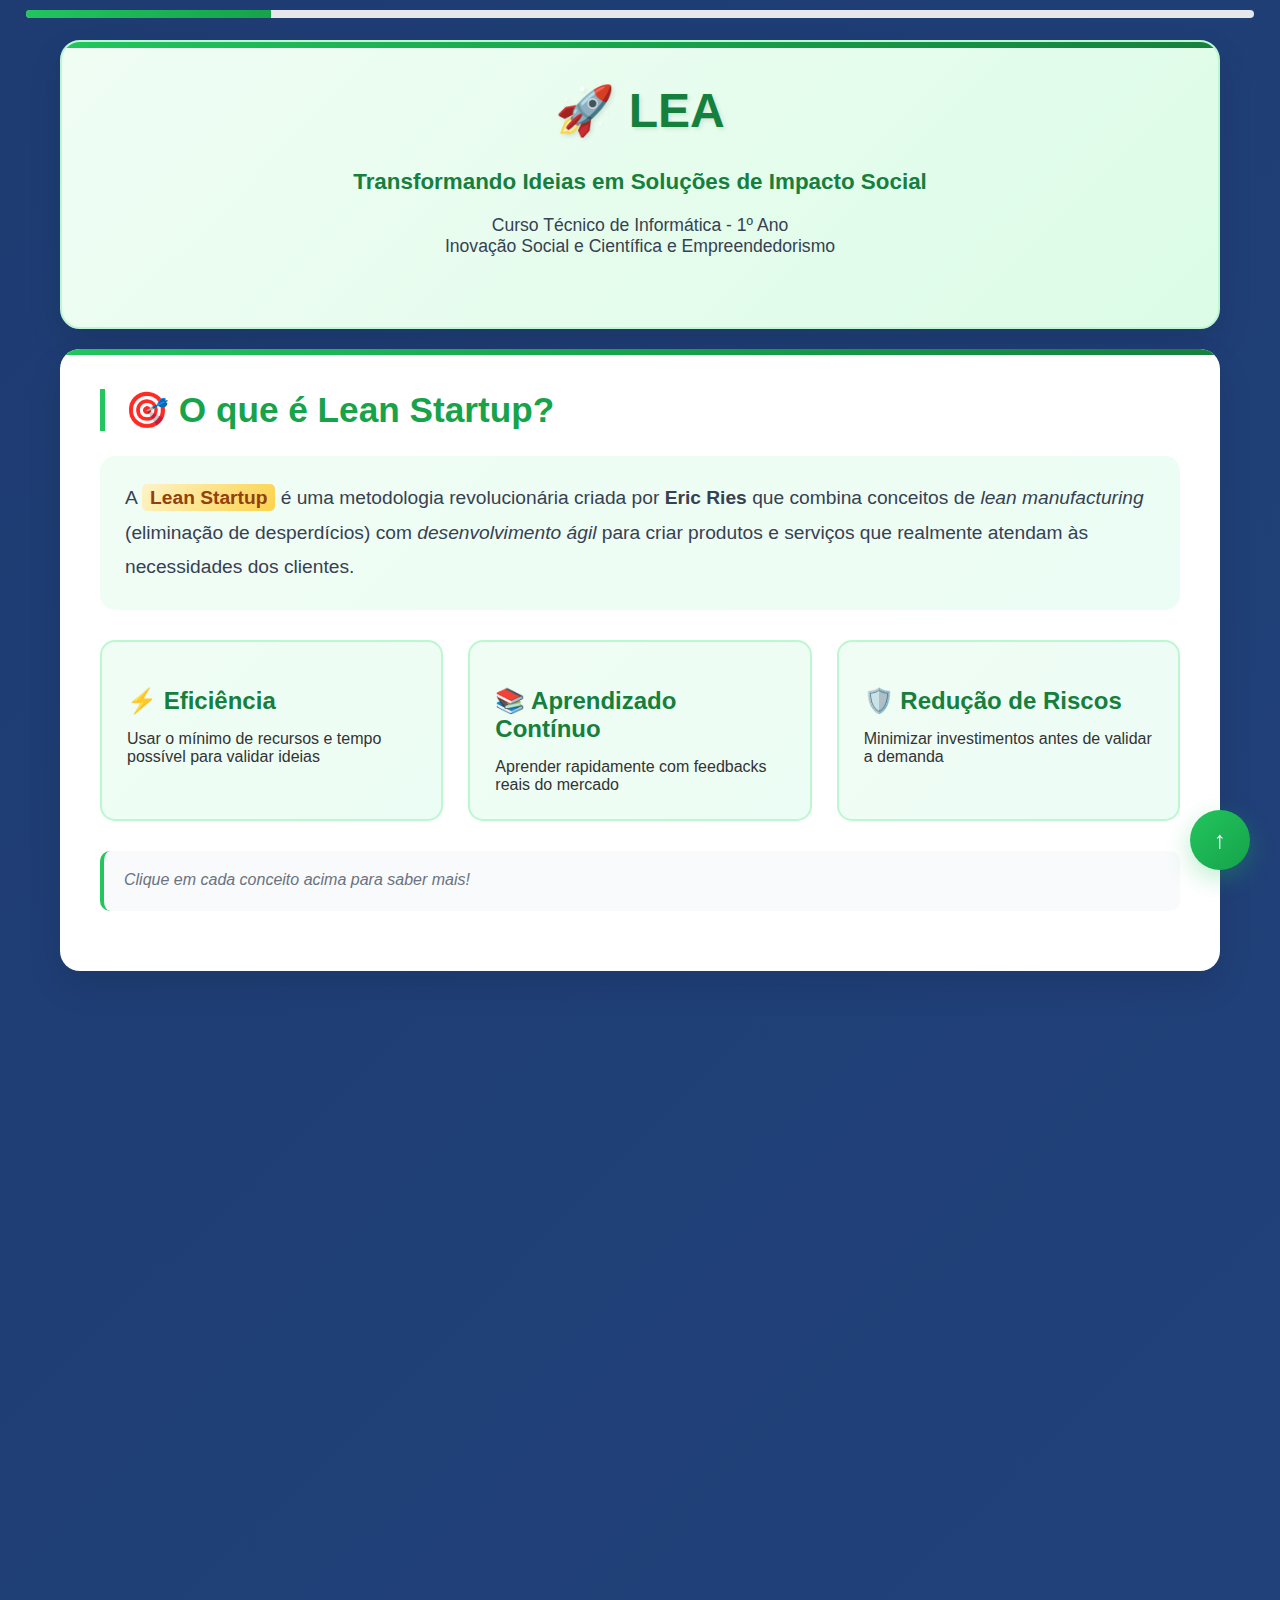
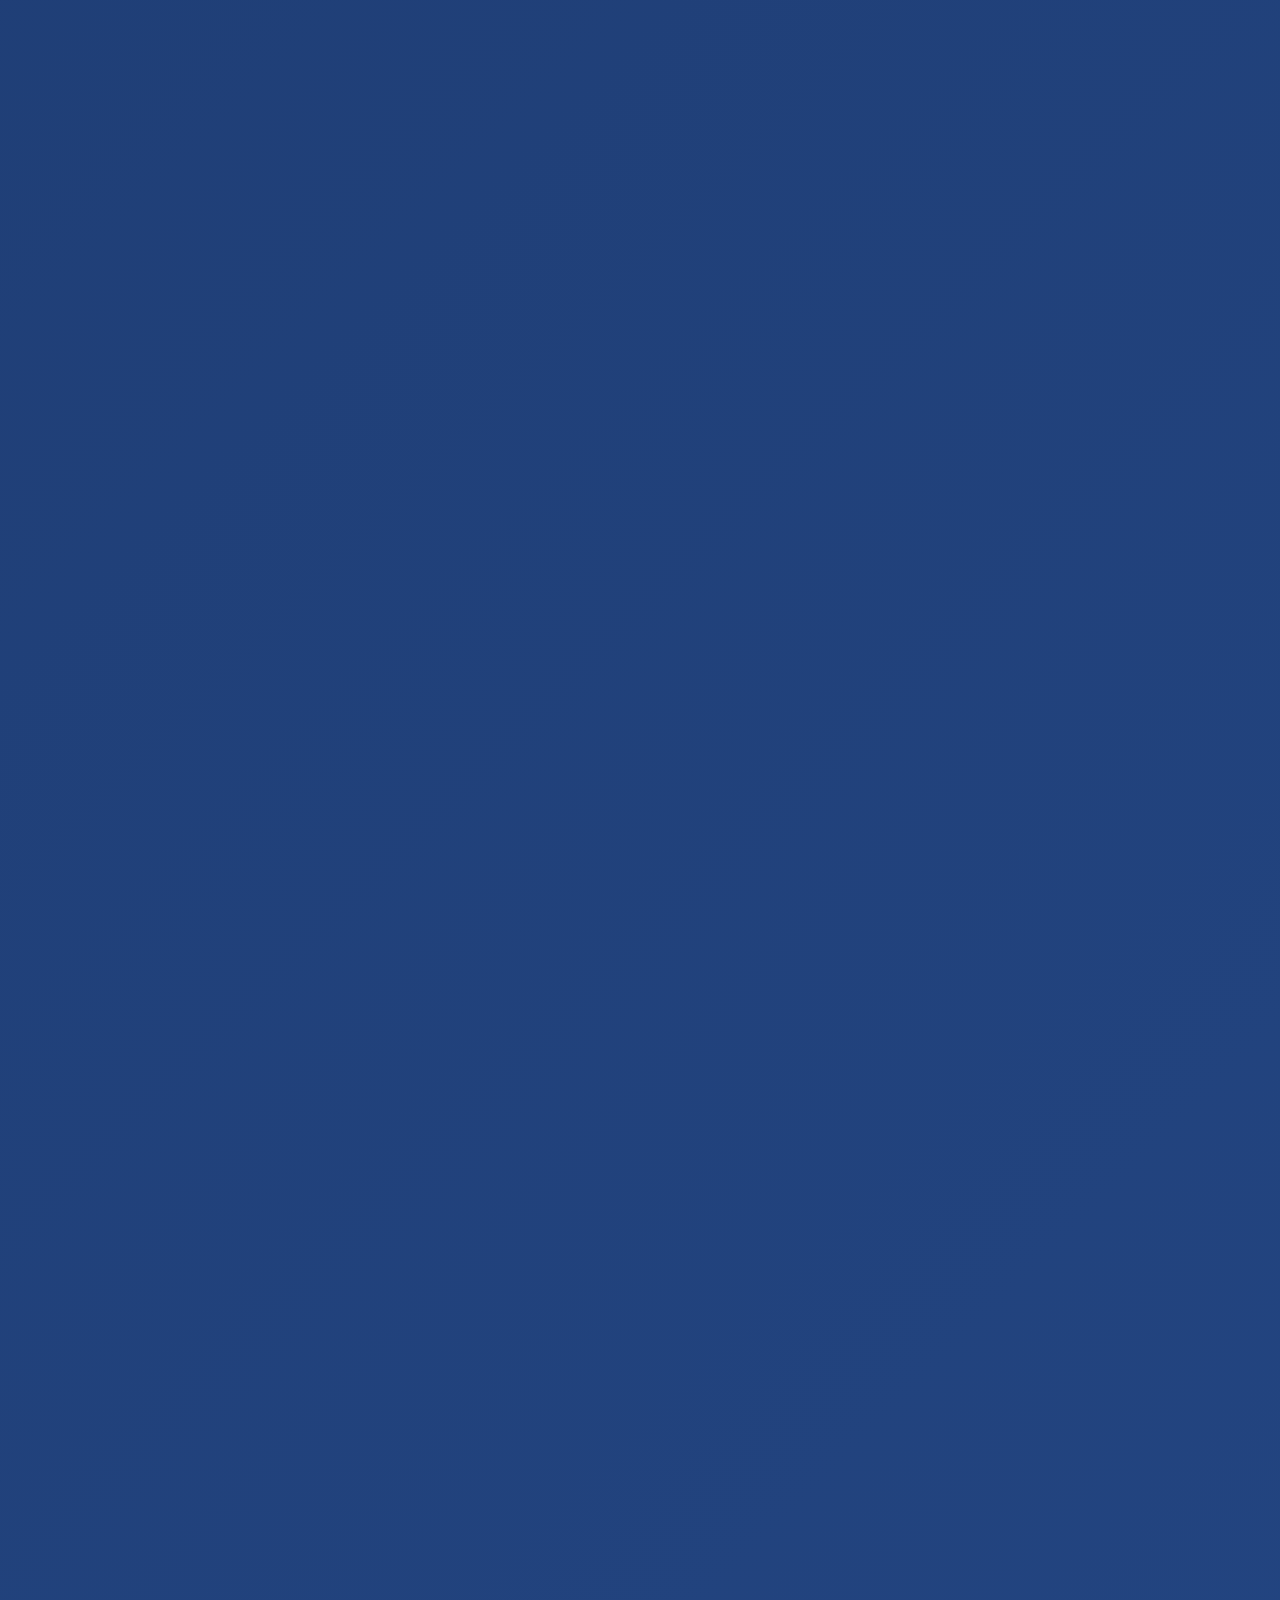
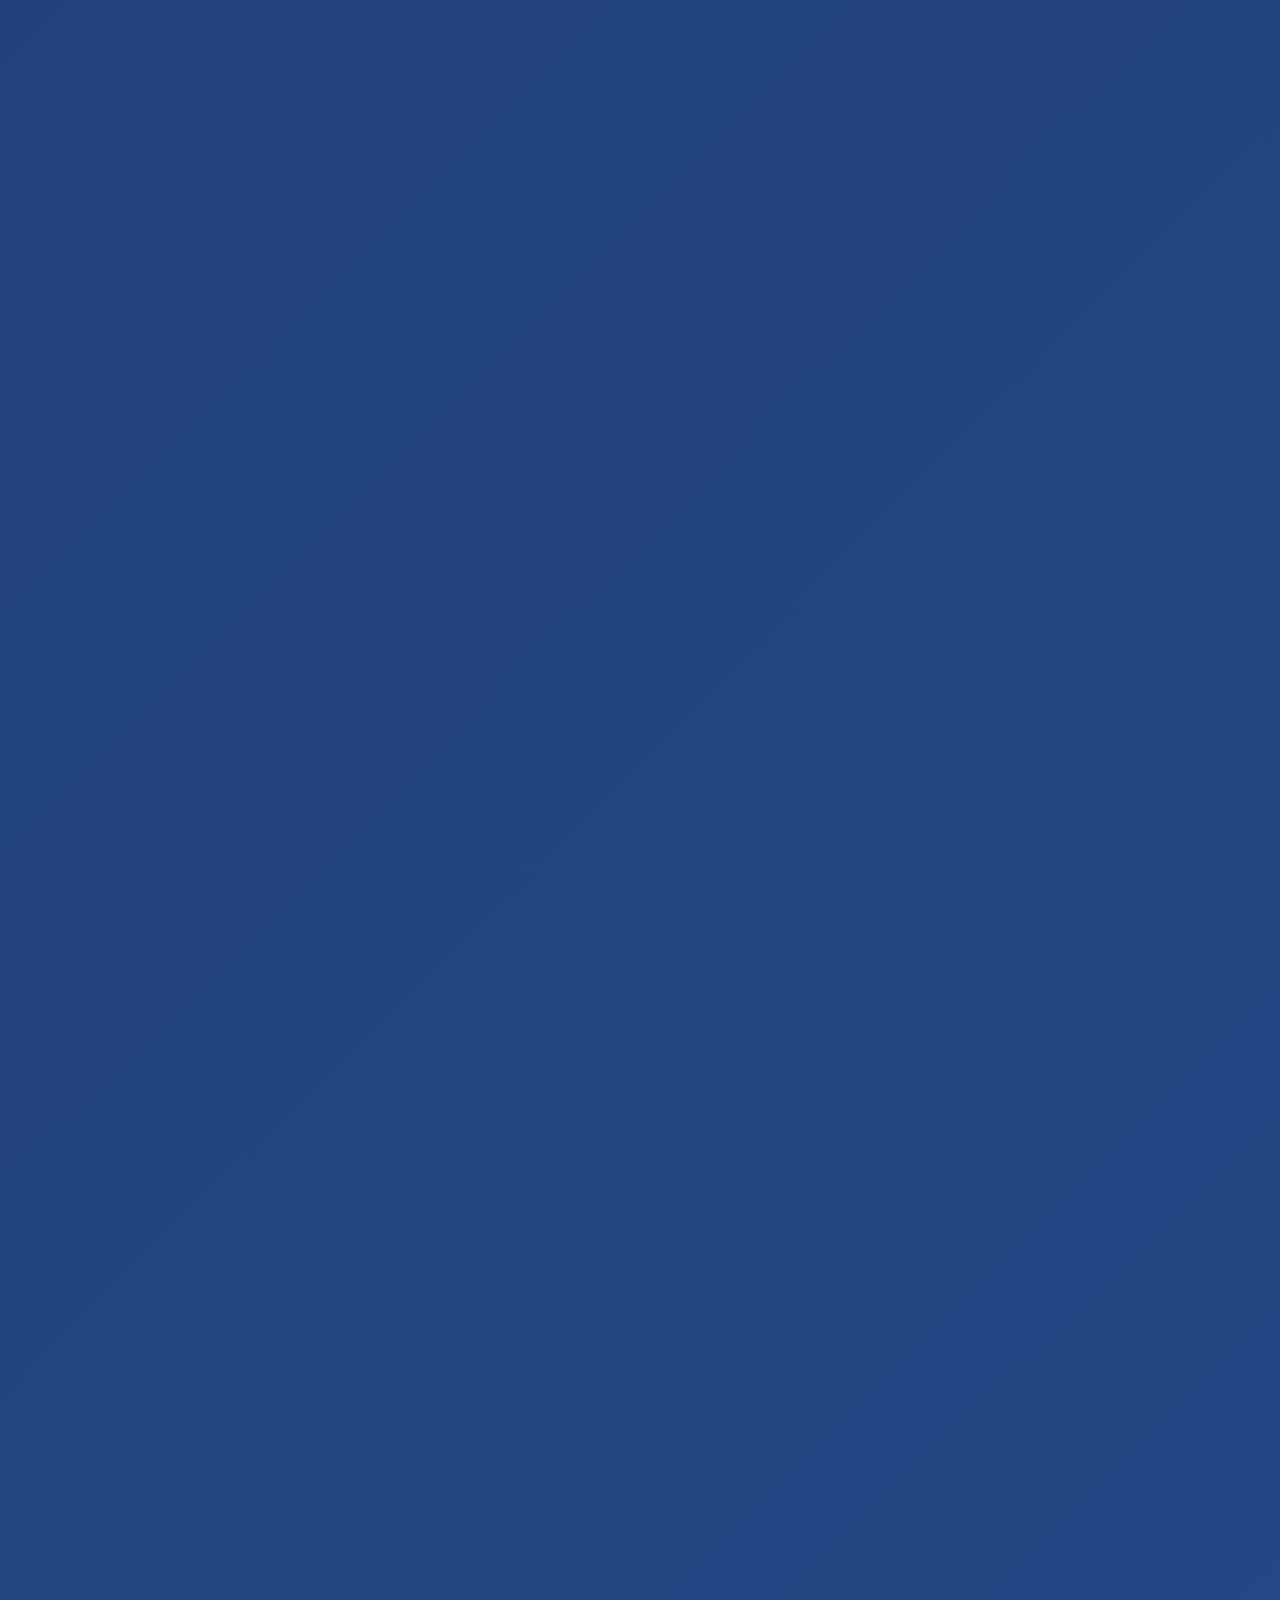
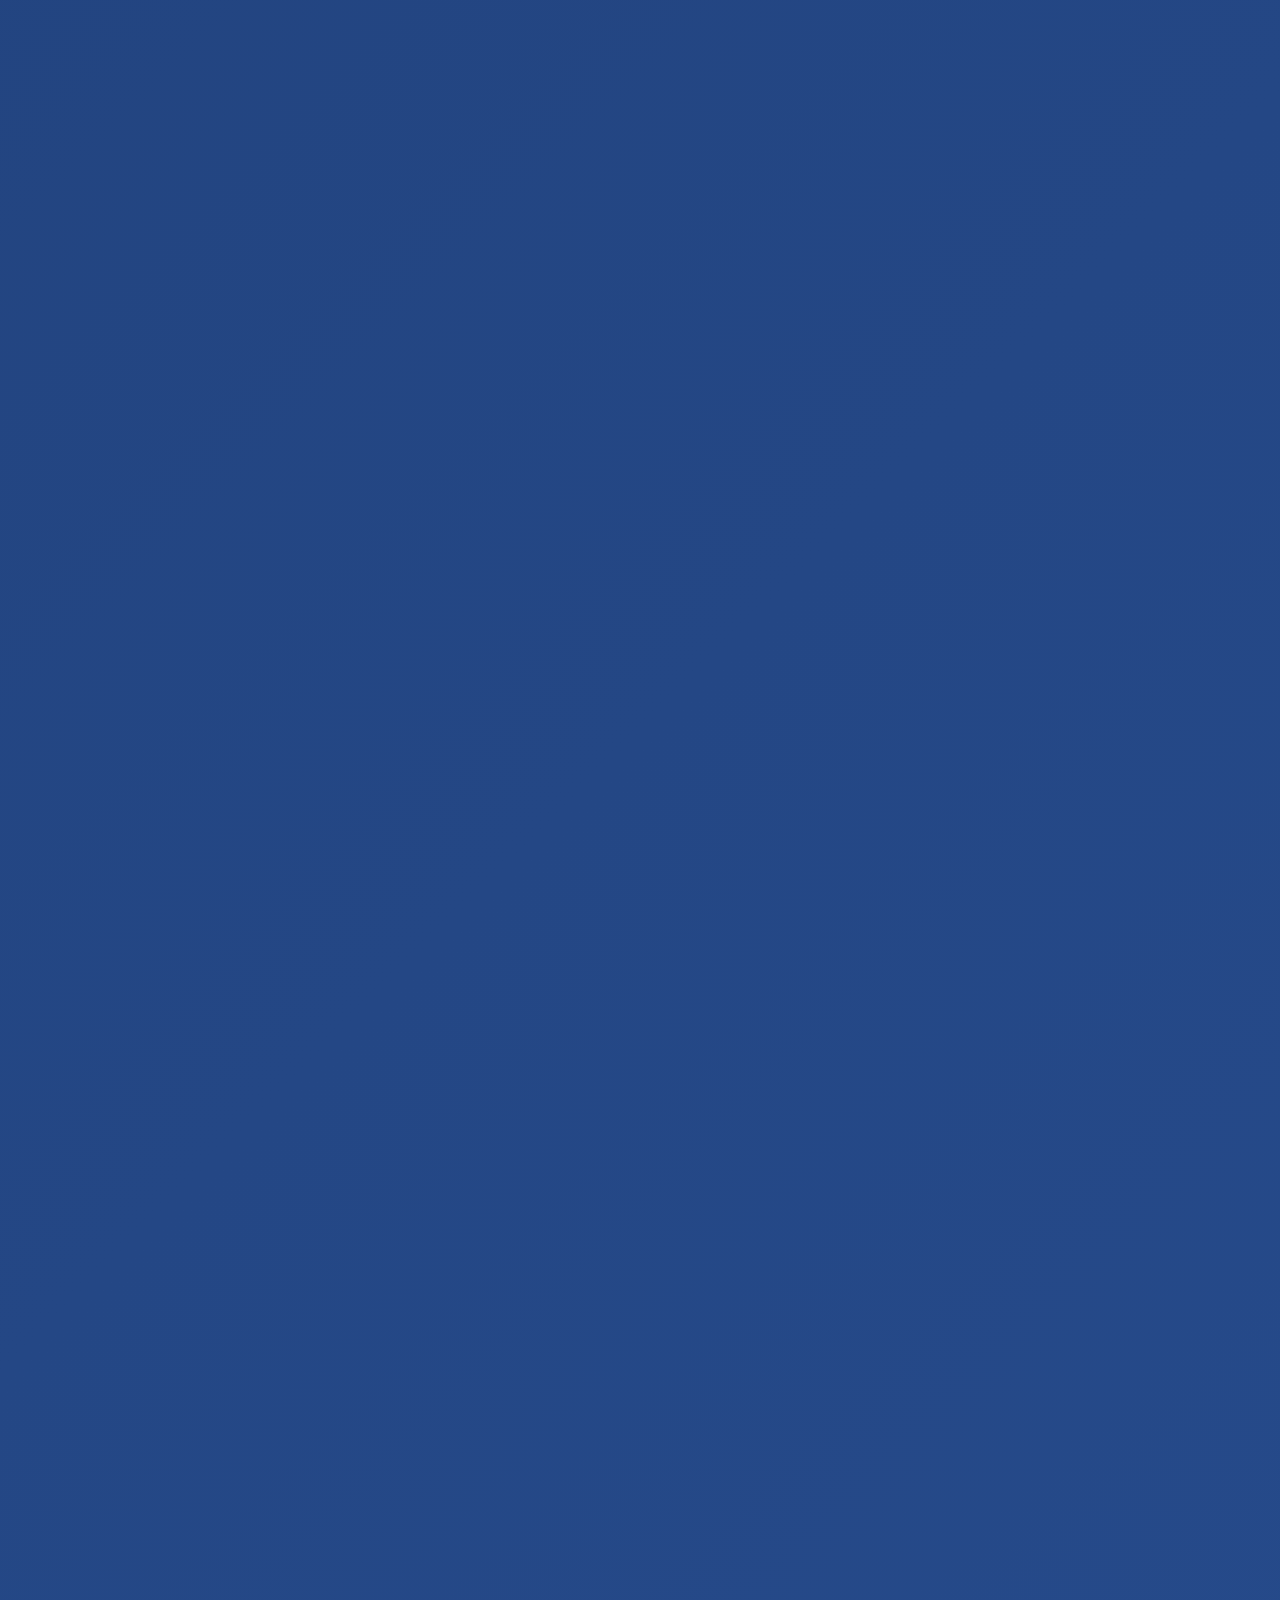
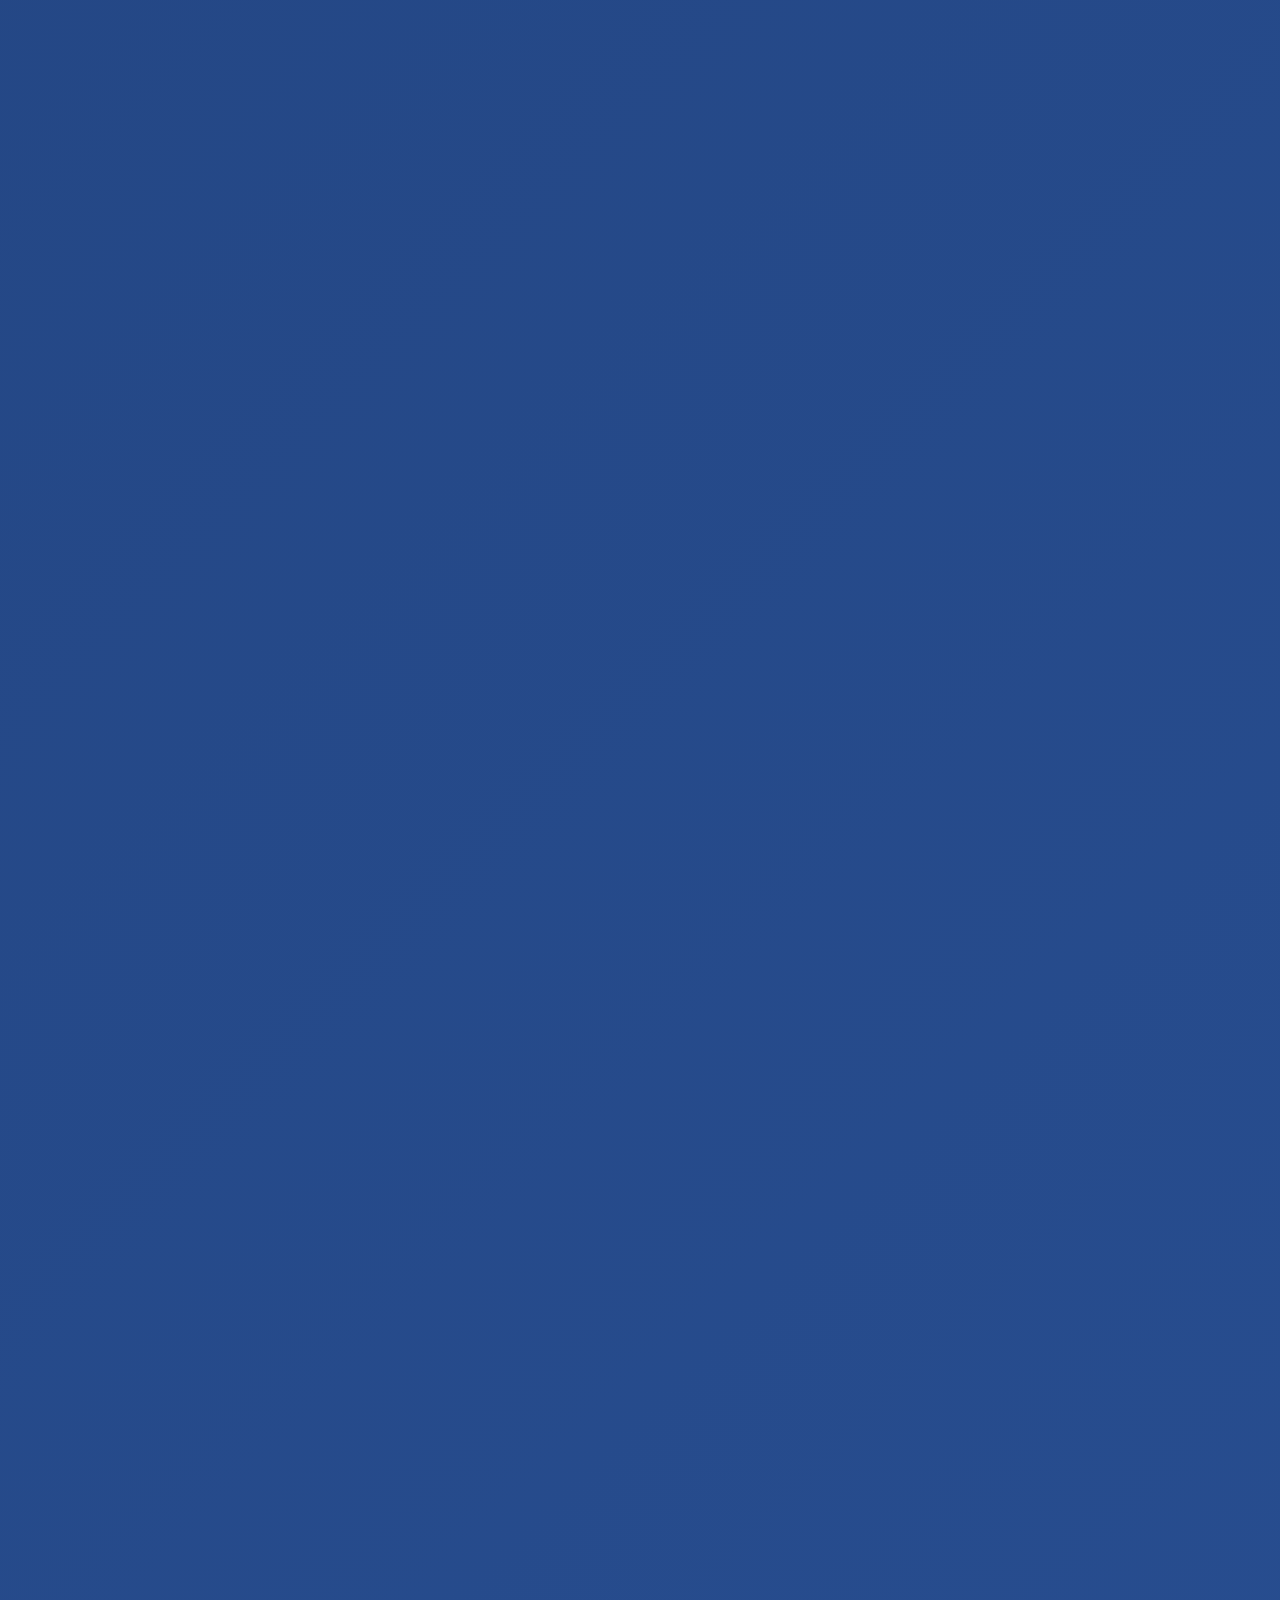
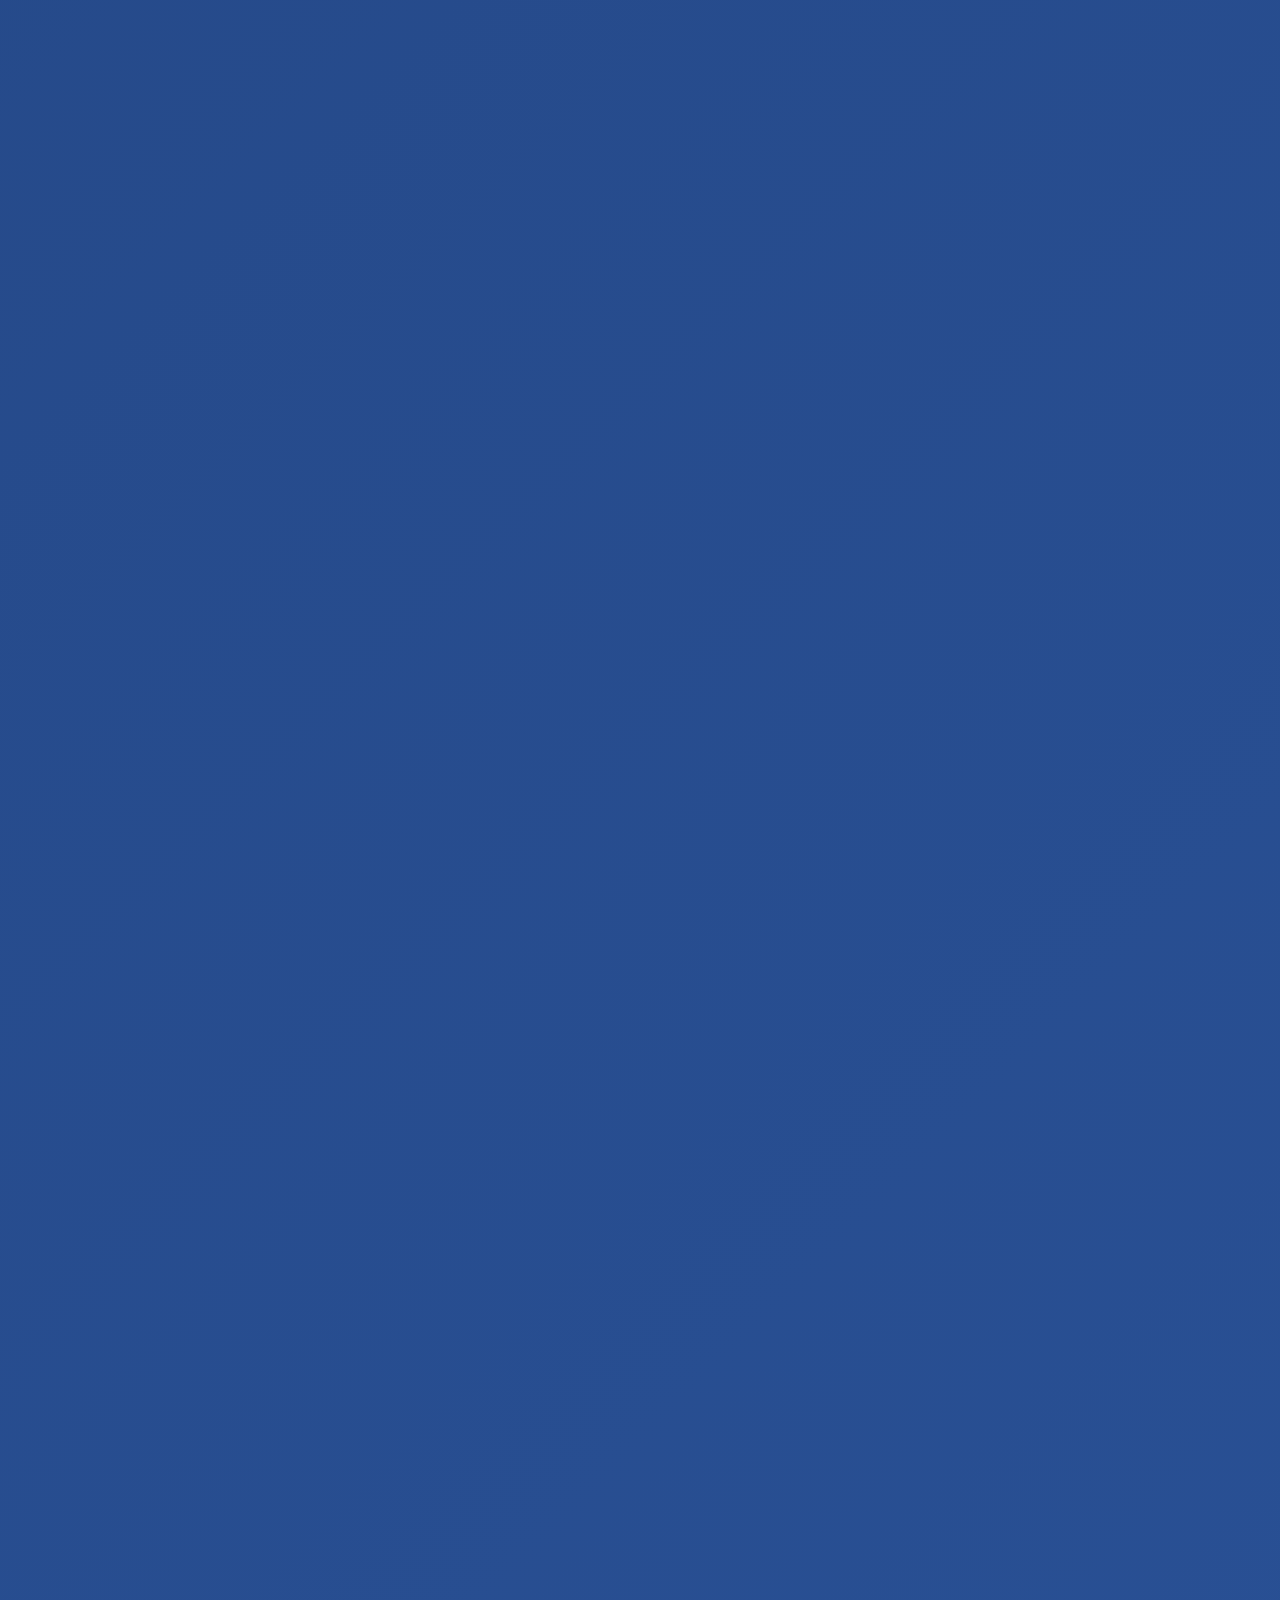
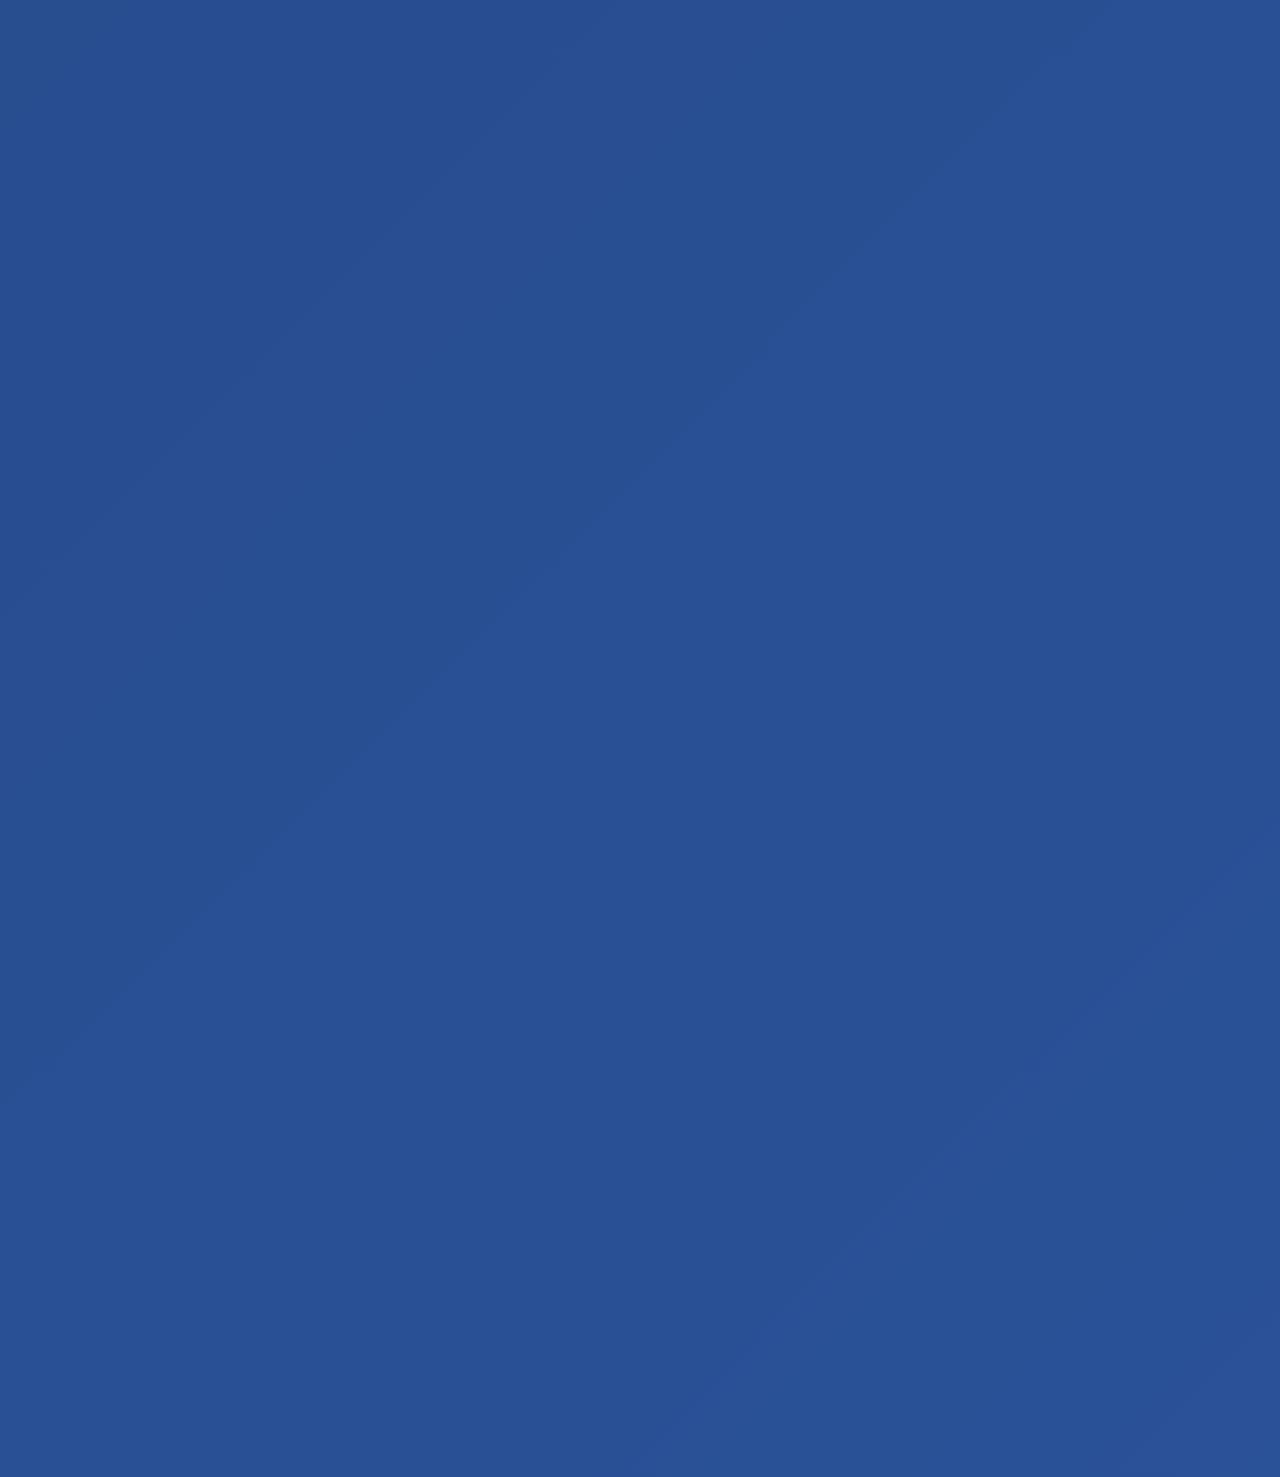
<file: index.html>
<!DOCTYPE html>
<html lang="pt-BR">
  <head>
    <meta charset="UTF-8" />
    <meta name="viewport" content="width=device-width, initial-scale=1.0" />
    <title>Lean Startup - Inovação Social e Empreendedorismo</title>
    <link rel="stylesheet" href="style.css" />
  </head>
  <body>
    <div class="progress-bar">
      <div class="progress-fill" id="progressBar"></div>
    </div>
    <div class="container">
      <!-- Slide 1: Introdução -->
      <div class="slide intro-section">
        <h1>🚀 LEAN STARTUP</h1>
        <div style="text-align: center; margin: 30px 0">
          <p style="font-size: 1.4em; color: #15803d; font-weight: bold">
            Transformando Ideias em Soluções de Impacto Social
          </p>
          <p style="font-size: 1.1em; margin-top: 20px; color: #374151">
            Curso Técnico de Informática - 1º Ano<br />
            Inovação Social e Científica e Empreendedorismo
          </p>
        </div>
      </div>

      <!-- Slide 2: O que é Lean Startup -->
      <div class="slide">
        <h2>🎯 O que é Lean Startup?</h2>

        <div
          style="
            background: linear-gradient(135deg, #f0fdf4, #ecfdf5);
            padding: 25px;
            border-radius: 15px;
            margin: 20px 0;
          "
        >
          <p style="font-size: 1.2em; line-height: 1.8; color: #374151">
            A <span class="highlight">Lean Startup</span> é uma metodologia
            revolucionária criada por <strong>Eric Ries</strong> que combina
            conceitos de <em>lean manufacturing</em> (eliminação de
            desperdícios) com <em>desenvolvimento ágil</em> para criar produtos
            e serviços que realmente atendam às necessidades dos clientes.
          </p>
        </div>

        <div class="concept-grid">
          <div
            class="concept-card interactive-element"
            onclick="_explainConcept('efficiency')"
          >
            <h3>⚡ Eficiência</h3>
            <p>
              Usar o mínimo de recursos e tempo possível para validar ideias
            </p>
          </div>

          <div
            class="concept-card interactive-element"
            onclick="_explainConcept('learning')"
          >
            <h3>📚 Aprendizado Contínuo</h3>
            <p>Aprender rapidamente com feedbacks reais do mercado</p>
          </div>

          <div
            class="concept-card interactive-element"
            onclick="_explainConcept('risk')"
          >
            <h3>🛡️ Redução de Riscos</h3>
            <p>Minimizar investimentos antes de validar a demanda</p>
          </div>
        </div>

        <div
          id="conceptExplanation"
          style="
            background: #f8fafc;
            padding: 20px;
            border-radius: 10px;
            margin: 20px 0;
            min-height: 60px;
            border-left: 4px solid #22c55e;
          "
        >
          <p style="color: #6b7280; font-style: italic">
            Clique em cada conceito acima para saber mais!
          </p>
        </div>
      </div>

      <!-- Slide 3: Ciclo Build-Measure-Learn -->
      <div class="slide">
        <h2>🔄 Ciclo BML (Build-Measure-Learn)</h2>
        <p
          style="
            text-align: center;
            font-size: 1.1em;
            margin-bottom: 30px;
            color: #6b7280;
          "
        >
          O coração da metodologia Lean Startup
        </p>

        <div class="cycle-container">
          <div
            class="cycle-step interactive-element"
            onclick="_explainStep('build')"
          >
            <div>🔨</div>
            <div>BUILD</div>
            <div style="font-size: 0.8em">Construir</div>
          </div>

          <div class="arrow">→</div>

          <div
            class="cycle-step interactive-element"
            onclick="_explainStep('measure')"
          >
            <div>📊</div>
            <div>MEASURE</div>
            <div style="font-size: 0.8em">Medir</div>
          </div>

          <div class="arrow">→</div>

          <div
            class="cycle-step interactive-element"
            onclick="_explainStep('learn')"
          >
            <div>🧠</div>
            <div>LEARN</div>
            <div style="font-size: 0.8em">Aprender</div>
          </div>
        </div>

        <div
          id="stepExplanation"
          style="
            background: #f8fafc;
            padding: 20px;
            border-radius: 10px;
            margin: 20px 0;
            min-height: 60px;
            border-left: 4px solid #22c55e;
          "
        >
          <p style="color: #6b7280; font-style: italic">
            Clique em cada etapa do ciclo para saber mais!
          </p>
        </div>
      </div>

      <!-- Slide 4: Conceitos-Chave -->
      <div class="slide">
        <h2>🔑 Conceitos-Chave</h2>

        <div class="concept-grid">
          <div class="concept-card">
            <h3>📱 MVP - Produto Mínimo Viável</h3>
            <p>
              Versão simplificada do produto com apenas as funcionalidades
              essenciais para testar a proposta de valor com os primeiros
              clientes.
            </p>
            <div
              style="
                margin-top: 15px;
                padding: 10px;
                background: #fef3c7;
                border-radius: 8px;
              "
            >
              <strong>Exemplo:</strong> Um aplicativo com apenas a função
              principal, sem recursos extras.
            </div>
          </div>

          <div class="concept-card">
            <h3>🔄 Pivô (Pivot)</h3>
            <p>
              Mudança estratégica no modelo de negócios, produto ou público-alvo
              baseada no feedback e dados coletados.
            </p>
            <div
              style="
                margin-top: 15px;
                padding: 10px;
                background: #ddd6fe;
                border-radius: 8px;
              "
            >
              <strong>Exemplo:</strong> Mudar de um app de jogos para um app
              educativo baseado no feedback dos usuários.
            </div>
          </div>

          <div class="concept-card">
            <h3>✅ Validação de Hipóteses</h3>
            <p>
              Processo de testar suposições sobre o mercado, clientes e produto
              antes de investir recursos significativos.
            </p>
            <div
              style="
                margin-top: 15px;
                padding: 10px;
                background: #fecaca;
                border-radius: 8px;
              "
            >
              <strong>Exemplo:</strong> Testar se pessoas realmente pagariam
              pelo seu produto antes de desenvolvê-lo completamente.
            </div>
          </div>

          <div class="concept-card">
            <h3>👥 Desenvolvimento de Clientes</h3>
            <p>
              Colocar o cliente no centro do processo de desenvolvimento,
              validando ideias diretamente com potenciais usuários.
            </p>
            <div
              style="
                margin-top: 15px;
                padding: 10px;
                background: #c7f9cc;
                border-radius: 8px;
              "
            >
              <strong>Exemplo:</strong> Fazer entrevistas com usuários antes de
              decidir quais funcionalidades incluir.
            </div>
          </div>
        </div>
      </div>

      <!-- Slide 5: Exemplos de Sucesso -->
      <div class="slide examples-section">
        <h2>🌟 Casos de Sucesso</h2>

        <div class="example-card">
          <h3>📦 Dropbox</h3>
          <p>
            <strong>MVP:</strong> Um vídeo simples explicando como o produto
            funcionaria
          </p>
          <p>
            <strong>Aprendizado:</strong> Validou a demanda antes de desenvolver
            o produto completo
          </p>
          <p>
            <strong>Resultado:</strong> Economizou milhões em desenvolvimento
            desnecessário
          </p>
        </div>

        <div class="example-card">
          <h3>👟 Zappos</h3>
          <p>
            <strong>MVP:</strong> Comprava sapatos de lojas locais e enviava
            para clientes online
          </p>
          <p>
            <strong>Aprendizado:</strong> Confirmou que pessoas comprariam
            sapatos online
          </p>
          <p>
            <strong>Resultado:</strong> Construiu um império de e-commerce de
            calçados
          </p>
        </div>

        <div class="example-card">
          <h3>🏠 Airbnb</h3>
          <p><strong>MVP:</strong> Alugaram um espaço da própria casa</p>
          <p>
            <strong>Aprendizado:</strong> Pessoas queriam acomodações
            alternativas
          </p>
          <p>
            <strong>Resultado:</strong> Criou uma plataforma global de
            hospedagem
          </p>
        </div>
      </div>

      <!-- Slide 7: Lean Startup Social -->
      <div class="slide">
        <h2>🌱 Lean Startup Social</h2>

        <div
          style="
            background: linear-gradient(135deg, #f0fdf4, #ecfdf5);
            padding: 25px;
            border-radius: 15px;
            margin: 20px 0;
          "
        >
          <p style="font-size: 1.1em; line-height: 1.8; color: #374151">
            Quando aplicamos Lean Startup para resolver
            <span class="highlight">problemas sociais</span>, precisamos adaptar
            alguns conceitos para focar no <strong>impacto social</strong> além
            do lucro.
          </p>
        </div>

        <div class="concept-grid">
          <div class="concept-card">
            <h3>📈 Métricas de Impacto</h3>
            <p>
              Além de métricas financeiras, medimos o impacto social: quantas
              pessoas ajudamos, problemas resolvidos, qualidade de vida
              melhorada.
            </p>
          </div>

          <div class="concept-card">
            <h3>🤝 Validação Comunitária</h3>
            <p>
              Trabalhamos diretamente com as comunidades beneficiárias para
              entender suas reais necessidades e validar nossas soluções.
            </p>
          </div>

          <div class="concept-card">
            <h3>💰 Sustentabilidade</h3>
            <p>
              Encontramos formas de manter o projeto funcionando a longo prazo,
              seja através de parcerias, doações ou modelos híbridos.
            </p>
          </div>
        </div>
      </div>

      <!-- Slide 6: Quiz Interativo -->
      <div class="slide interactive-quiz">
        <h2>🧠 Quiz Interativo</h2>
        <p style="margin-bottom: 20px">Teste seus conhecimentos!</p>

        <div class="quiz-question">
          <h3>
            Questão 1: Metodologia que combina conceitos de lean manufacturing e
            desenvolvimento ágil para criar produtos e serviços de forma
            eficiente
          </h3>
          <div class="quiz-options">
            <div class="quiz-option" onclick="_checkAnswer(this, true)">
              a) Lean Startup
            </div>
            <div class="quiz-option" onclick="_checkAnswer(this, false)">
              b) Design Thinking
            </div>
            <div class="quiz-option" onclick="_checkAnswer(this, false)">
              c) Análise SWOT
            </div>
            <div class="quiz-option" onclick="_checkAnswer(this, false)">
              d) Business Model Canvas
            </div>
            <div class="quiz-option" onclick="_checkAnswer(this, false)">
              e) Growth Hacking
            </div>
          </div>
        </div>

        <div class="quiz-question">
          <h3>
            Questão 2: Ciclo central da Lean Startup que envolve desenvolver um
            produto, testar no mercado, medir os resultados e aprender com o
            feedback
          </h3>
          <div class="quiz-options">
            <div class="quiz-option" onclick="_checkAnswer(this, false)">
              a) Produto Mínimo Viável
            </div>
            <div class="quiz-option" onclick="_checkAnswer(this, false)">
              b) Pivô
            </div>
            <div class="quiz-option" onclick="_checkAnswer(this, true)">
              c) Construir-Medir-Aprender
            </div>
            <div class="quiz-option" onclick="_checkAnswer(this, false)">
              d) Desenvolvimento de Clientes
            </div>
            <div class="quiz-option" onclick="_checkAnswer(this, false)">
              e) Iteração Contínua
            </div>
          </div>
        </div>

        <div class="quiz-question">
          <h3>
            Questão 3: Versão simplificada de um produto que contém apenas as
            funcionalidades essenciais para testar a proposta de valor com os
            primeiros clientes
          </h3>
          <div class="quiz-options">
            <div class="quiz-option" onclick="_checkAnswer(this, false)">
              a) Produto Final
            </div>
            <div class="quiz-option" onclick="_checkAnswer(this, false)">
              b) Proposta de Valor
            </div>
            <div class="quiz-option" onclick="_checkAnswer(this, true)">
              c) Produto Mínimo Viável (MVP)
            </div>
            <div class="quiz-option" onclick="_checkAnswer(this, false)">
              d) Produto Beta
            </div>
            <div class="quiz-option" onclick="_checkAnswer(this, false)">
              e) Protótipo
            </div>
          </div>
        </div>

        <div class="quiz-question">
          <h3>
            Questão 4: Mudança estratégica no modelo de negócios, produto ou
            público-alvo com base no feedback e nos dados coletados durante os
            testes
          </h3>
          <div class="quiz-options">
            <div class="quiz-option" onclick="_checkAnswer(this, false)">
              a) Expansão de Mercado
            </div>
            <div class="quiz-option" onclick="_checkAnswer(this, true)">
              b) Pivô
            </div>
            <div class="quiz-option" onclick="_checkAnswer(this, false)">
              c) Crescimento Escalonado
            </div>
            <div class="quiz-option" onclick="_checkAnswer(this, false)">
              d) Construção-Medir-Aprender
            </div>
            <div class="quiz-option" onclick="_checkAnswer(this, false)">
              e) Desenvolvimento de Produto
            </div>
          </div>
        </div>

        <div class="quiz-question">
          <h3>
            Questão 5: Etapa inicial da Lean Startup que envolve a formulação de
            hipóteses sobre o problema, o mercado-alvo e a proposta de valor
          </h3>
          <div class="quiz-options">
            <div class="quiz-option" onclick="_checkAnswer(this, true)">
              a) Ideação e Hipóteses
            </div>
            <div class="quiz-option" onclick="_checkAnswer(this, false)">
              b) Teste de Mercado
            </div>
            <div class="quiz-option" onclick="_checkAnswer(this, false)">
              c) Criação do MVP
            </div>
            <div class="quiz-option" onclick="_checkAnswer(this, false)">
              d) Análise SWOT
            </div>
            <div class="quiz-option" onclick="_checkAnswer(this, false)">
              e) Desenvolvimento de Produto
            </div>
          </div>
        </div>

        <div class="quiz-question">
          <h3>
            Questão 6: Benefício da Lean Startup que envolve a identificação
            precoce de falhas no modelo de negócios antes de grandes
            investimentos
          </h3>
          <div class="quiz-options">
            <div class="quiz-option" onclick="_checkAnswer(this, true)">
              a) Redução de Riscos
            </div>
            <div class="quiz-option" onclick="_checkAnswer(this, false)">
              b) Crescimento Acelerado
            </div>
            <div class="quiz-option" onclick="_checkAnswer(this, false)">
              c) Aumento de Vendas
            </div>
            <div class="quiz-option" onclick="_checkAnswer(this, false)">
              d) Melhoria da Eficiência Operacional
            </div>
            <div class="quiz-option" onclick="_checkAnswer(this, false)">
              e) Escala Global
            </div>
          </div>
        </div>

        <div class="quiz-question">
          <h3>
            Questão 7: Fase em que a startup testa o MVP no mercado e coleta
            feedback dos primeiros clientes
          </h3>
          <div class="quiz-options">
            <div class="quiz-option" onclick="_checkAnswer(this, false)">
              a) Criação do MVP
            </div>
            <div class="quiz-option" onclick="_checkAnswer(this, true)">
              b) Teste de Mercado e Coleta de Feedback
            </div>
            <div class="quiz-option" onclick="_checkAnswer(this, false)">
              c) Análise e Aprendizado
            </div>
            <div class="quiz-option" onclick="_checkAnswer(this, false)">
              d) Desenvolvimento de Produto
            </div>
            <div class="quiz-option" onclick="_checkAnswer(this, false)">
              e) Expansão de Mercado
            </div>
          </div>
        </div>

        <div class="quiz-question">
          <h3>
            Questão 8: Exemplo de uma empresa que validou sua ideia com um MVP
            simples antes de investir em desenvolvimento completo
          </h3>
          <div class="quiz-options">
            <div class="quiz-option" onclick="_checkAnswer(this, false)">
              a) Airbnb
            </div>
            <div class="quiz-option" onclick="_checkAnswer(this, false)">
              b) Uber
            </div>
            <div class="quiz-option" onclick="_checkAnswer(this, true)">
              c) Dropbox
            </div>
            <div class="quiz-option" onclick="_checkAnswer(this, false)">
              d) Amazon
            </div>
            <div class="quiz-option" onclick="_checkAnswer(this, false)">
              e) Facebook
            </div>
          </div>
        </div>

        <div class="quiz-question">
          <h3>
            Questão 9: Objetivo principal de usar um Produto Mínimo Viável (MVP)
            na Lean Startup
          </h3>
          <div class="quiz-options">
            <div class="quiz-option" onclick="_checkAnswer(this, true)">
              a) Minimizar os riscos e desperdícios ao validar hipóteses com o
              mínimo de esforço e investimento
            </div>
            <div class="quiz-option" onclick="_checkAnswer(this, false)">
              b) Testar todos os recursos do produto final antes do lançamento
            </div>
            <div class="quiz-option" onclick="_checkAnswer(this, false)">
              c) Aumentar a base de clientes rapidamente
            </div>
            <div class="quiz-option" onclick="_checkAnswer(this, false)">
              d) Maximizar os lucros iniciais
            </div>
            <div class="quiz-option" onclick="_checkAnswer(this, false)">
              e) Criar um produto totalmente acabado antes de colocá-lo no
              mercado
            </div>
          </div>
        </div>

        <div class="quiz-question">
          <h3>
            Questão 10: Processo de tomar decisões baseadas em dados e feedbacks
            do mercado para ajustar o produto ou modelo de negócios
          </h3>
          <div class="quiz-options">
            <div class="quiz-option" onclick="_checkAnswer(this, false)">
              a) Pivô
            </div>
            <div class="quiz-option" onclick="_checkAnswer(this, false)">
              b) Expansão de Mercado
            </div>
            <div class="quiz-option" onclick="_checkAnswer(this, true)">
              c) Construir-Medir-Aprender
            </div>
            <div class="quiz-option" onclick="_checkAnswer(this, false)">
              d) Análise SWOT
            </div>
            <div class="quiz-option" onclick="_checkAnswer(this, false)">
              e) Desenvolvimento de Produto
            </div>
          </div>
        </div>

        <button class="btn" onclick="_resetQuiz()">🔄 Reiniciar Quiz</button>
      </div>

      <!-- Slide 8: Projeto TechSocial -->
      <div class="slide">
        <h2>🚀 Projeto TechSocial</h2>

        <div style="text-align: center; margin: 30px 0">
          <p style="font-size: 1.3em; color: #15803d; font-weight: bold">
            Desenvolvendo Soluções Tecnológicas para Problemas Sociais
          </p>
          <p style="font-size: 1em; margin-top: 10px; color: #6b7280">
            Projeto de 5 meses aplicando Lean Startup Social
          </p>
        </div>

        <div class="concept-grid">
          <div class="concept-card">
            <h3>🎯 Objetivo</h3>
            <p>
              Identificar um problema social real da sua comunidade e
              desenvolver uma solução tecnológica usando metodologia Lean
              Startup.
            </p>
          </div>

          <div class="concept-card">
            <h3>👥 Equipes</h3>
            <p>
              Grupos de 4-5 alunos com papéis definidos: Product Owner, Scrum
              Master, Desenvolvedores e Designer.
            </p>
          </div>

          <div class="concept-card">
            <h3>📅 Cronograma</h3>
            <p>
              5 meses de desenvolvimento com entregas quinzenais e apresentação
              final para a comunidade.
            </p>
          </div>

          <div class="concept-card">
            <h3>🏆 Produtos</h3>
            <p>
              MVP funcional, plano de negócios social, métricas de impacto e
              apresentação para investidores sociais.
            </p>
          </div>
        </div>

        <div style="text-align: center; margin: 30px 0">
          <button class="btn" onclick="showProjectPhases()">
            📋 Ver Fases do Projeto
          </button>
        </div>
      </div>

      <!-- Slide 9: Atividade Prática -->
      <div class="slide">
        <h2>🎯 Atividade Prática</h2>

        <div
          style="
            background: linear-gradient(135deg, #fef3c7, #fcd34d);
            padding: 25px;
            border-radius: 15px;
            margin: 20px 0;
          "
        >
          <h3 style="color: #92400e">
            Brainstorming: Problemas Sociais da Nossa Comunidade
          </h3>
          <p style="color: #92400e; margin: 10px 0">
            Em equipes, identifiquem 10 problemas sociais que vocês observam na
            sua comunidade.
          </p>
        </div>

        <div class="concept-grid">
          <div class="concept-card">
            <h3>🏥 Saúde</h3>
            <p>
              Acesso a serviços de saúde, prevenção, informação médica, saúde
              mental...
            </p>
          </div>

          <div class="concept-card">
            <h3>📚 Educação</h3>
            <p>
              Acesso à educação, evasão escolar, alfabetização digital, educação
              inclusiva...
            </p>
          </div>

          <div class="concept-card">
            <h3>🌍 Meio Ambiente</h3>
            <p>
              Poluição, reciclagem, consciência ambiental, sustentabilidade...
            </p>
          </div>

          <div class="concept-card">
            <h3>🤝 Inclusão Social</h3>
            <p>
              Acessibilidade, diversidade, igualdade de oportunidades, combate
              ao preconceito...
            </p>
          </div>
        </div>

        <div style="text-align: center; margin: 30px 0">
          <button class="btn" onclick="startBrainstorming()">
            💡 Iniciar Brainstorming
          </button>
        </div>
      </div>

      <!-- Slide 10: Próximos Passos -->
      <div class="slide">
        <h2>🎯 Próximos Passos</h2>

        <div
          style="
            background: linear-gradient(135deg, #f0fdf4, #ecfdf5);
            padding: 25px;
            border-radius: 15px;
            margin: 20px 0;
          "
        >
          <h3 style="color: #15803d">Para a próxima semana:</h3>
          <ul style="margin: 15px 0; color: #374151; line-height: 1.8">
            <li>
              📋 Cada equipe deve pesquisar e trazer 3 exemplos específicos de
              problemas sociais da comunidade
            </li>
            <li>
              📊 Incluir dados e evidências sobre os problemas identificados
            </li>
            <li>
              📖 Leitura complementar: "Gestão Financeira em Organizações
              Sociais"
            </li>
            <li>🧮 Trazer calculadora para atividades práticas</li>
          </ul>
        </div>

        <div class="concept-grid">
          <div class="concept-card">
            <h3>🔍 Pesquisa</h3>
            <p>
              Investiguem problemas reais com dados concretos e fontes
              confiáveis.
            </p>
          </div>

          <div class="concept-card">
            <h3>💡 Criatividade</h3>
            <p>
              Pensem em soluções inovadoras que podem ser desenvolvidas com
              tecnologia.
            </p>
          </div>

          <div class="concept-card">
            <h3>🎯 Foco</h3>
            <p>
              Escolham problemas que vocês realmente se importam em resolver.
            </p>
          </div>
        </div>

        <div style="text-align: center; margin: 30px 0">
          <button class="btn" onclick="showResources()">
            📚 Recursos Adicionais
          </button>
          <button class="btn" onclick="_goToActivities()">
            📧 Ir para as atividades
          </button>
        </div>
      </div>
    </div>

    <div class="floating-icon" onclick="_scrollToTop()" title="Voltar ao topo">
      ↑
    </div>

    <script src="script.js"></script>
  </body>
</html>
</file>
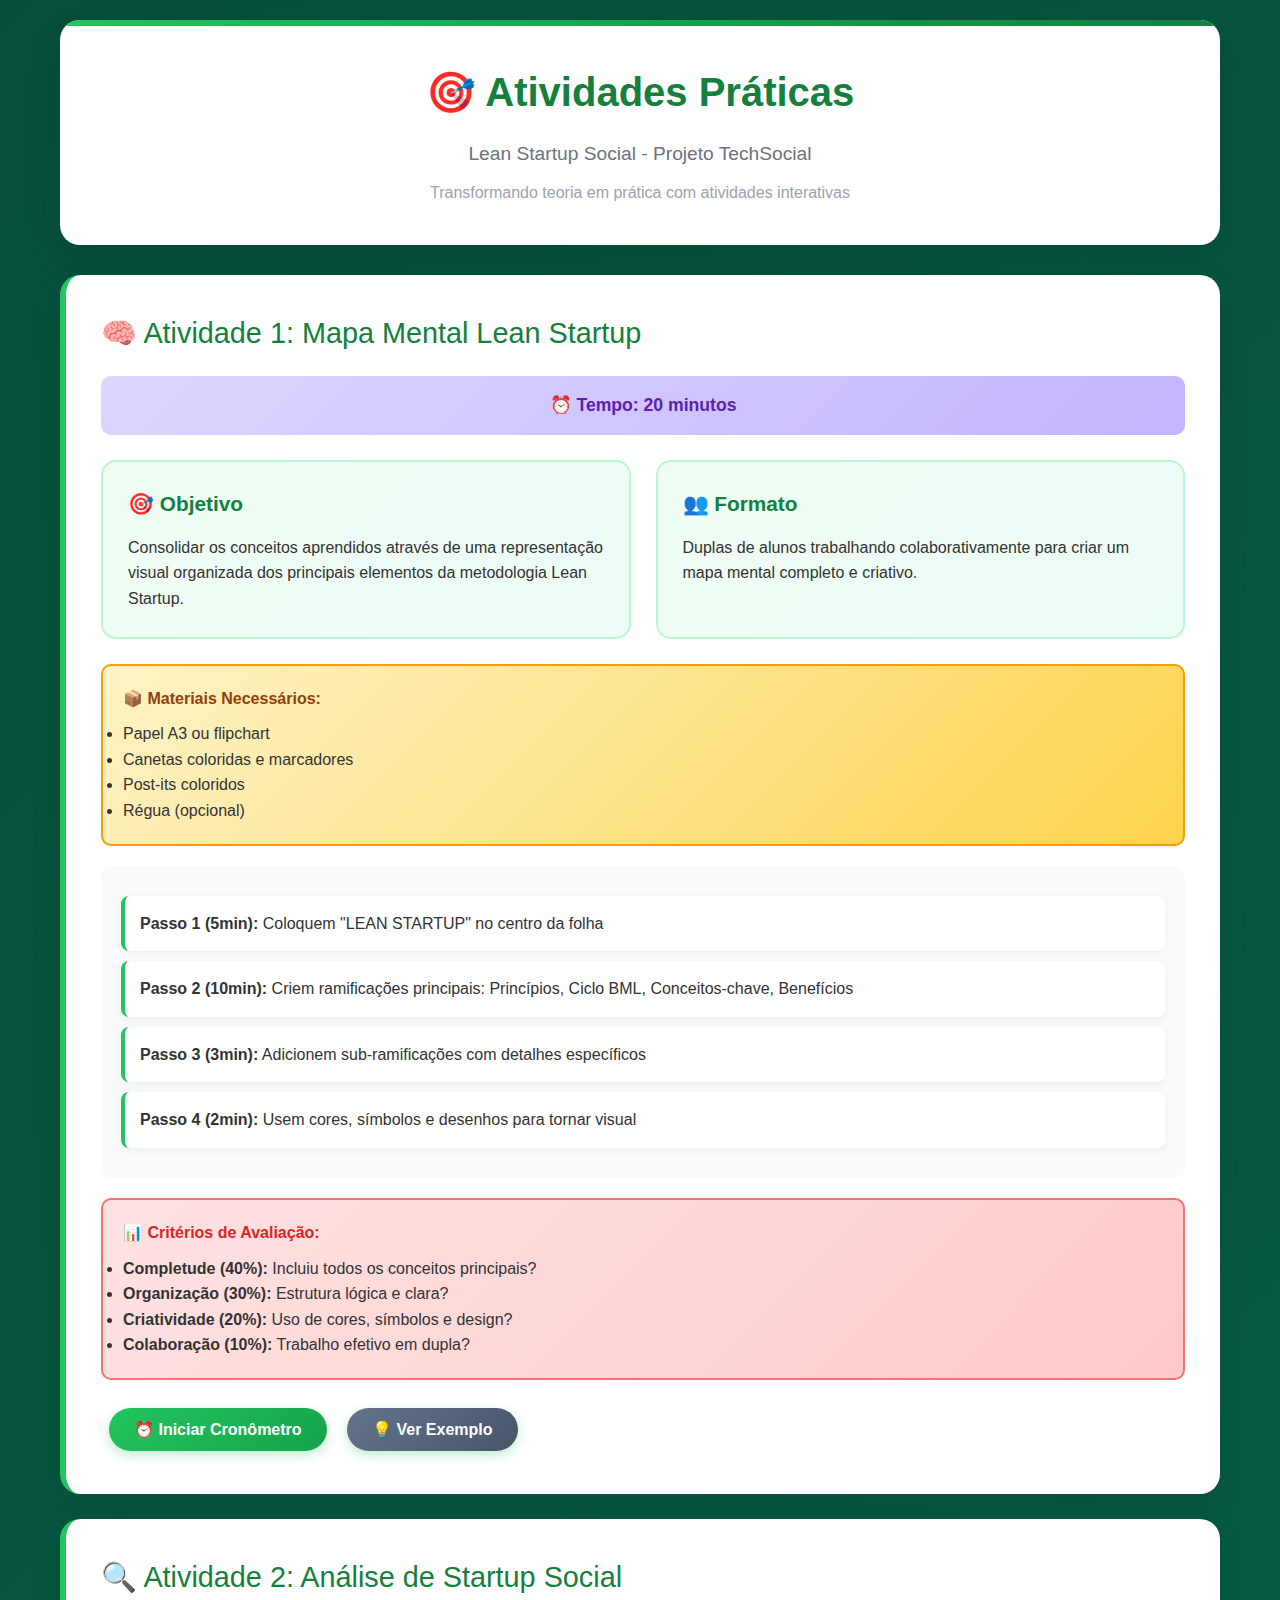
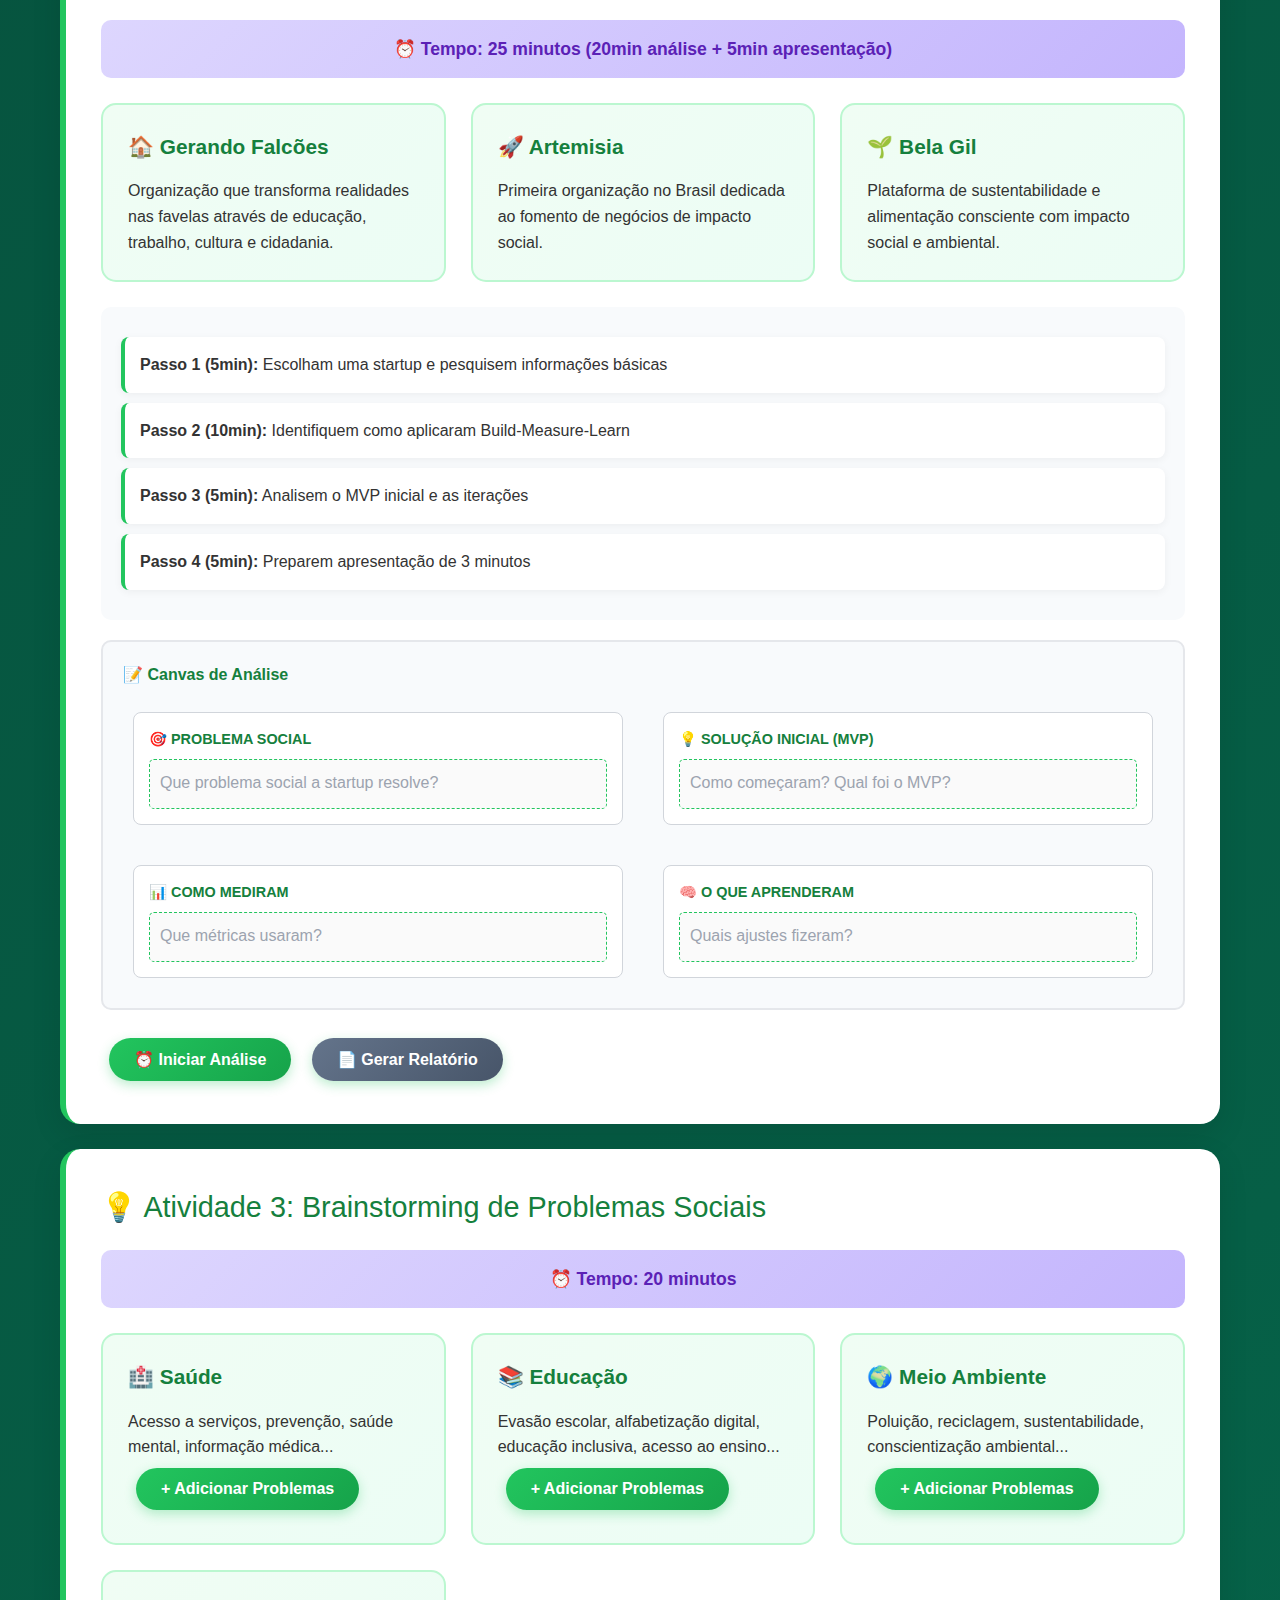
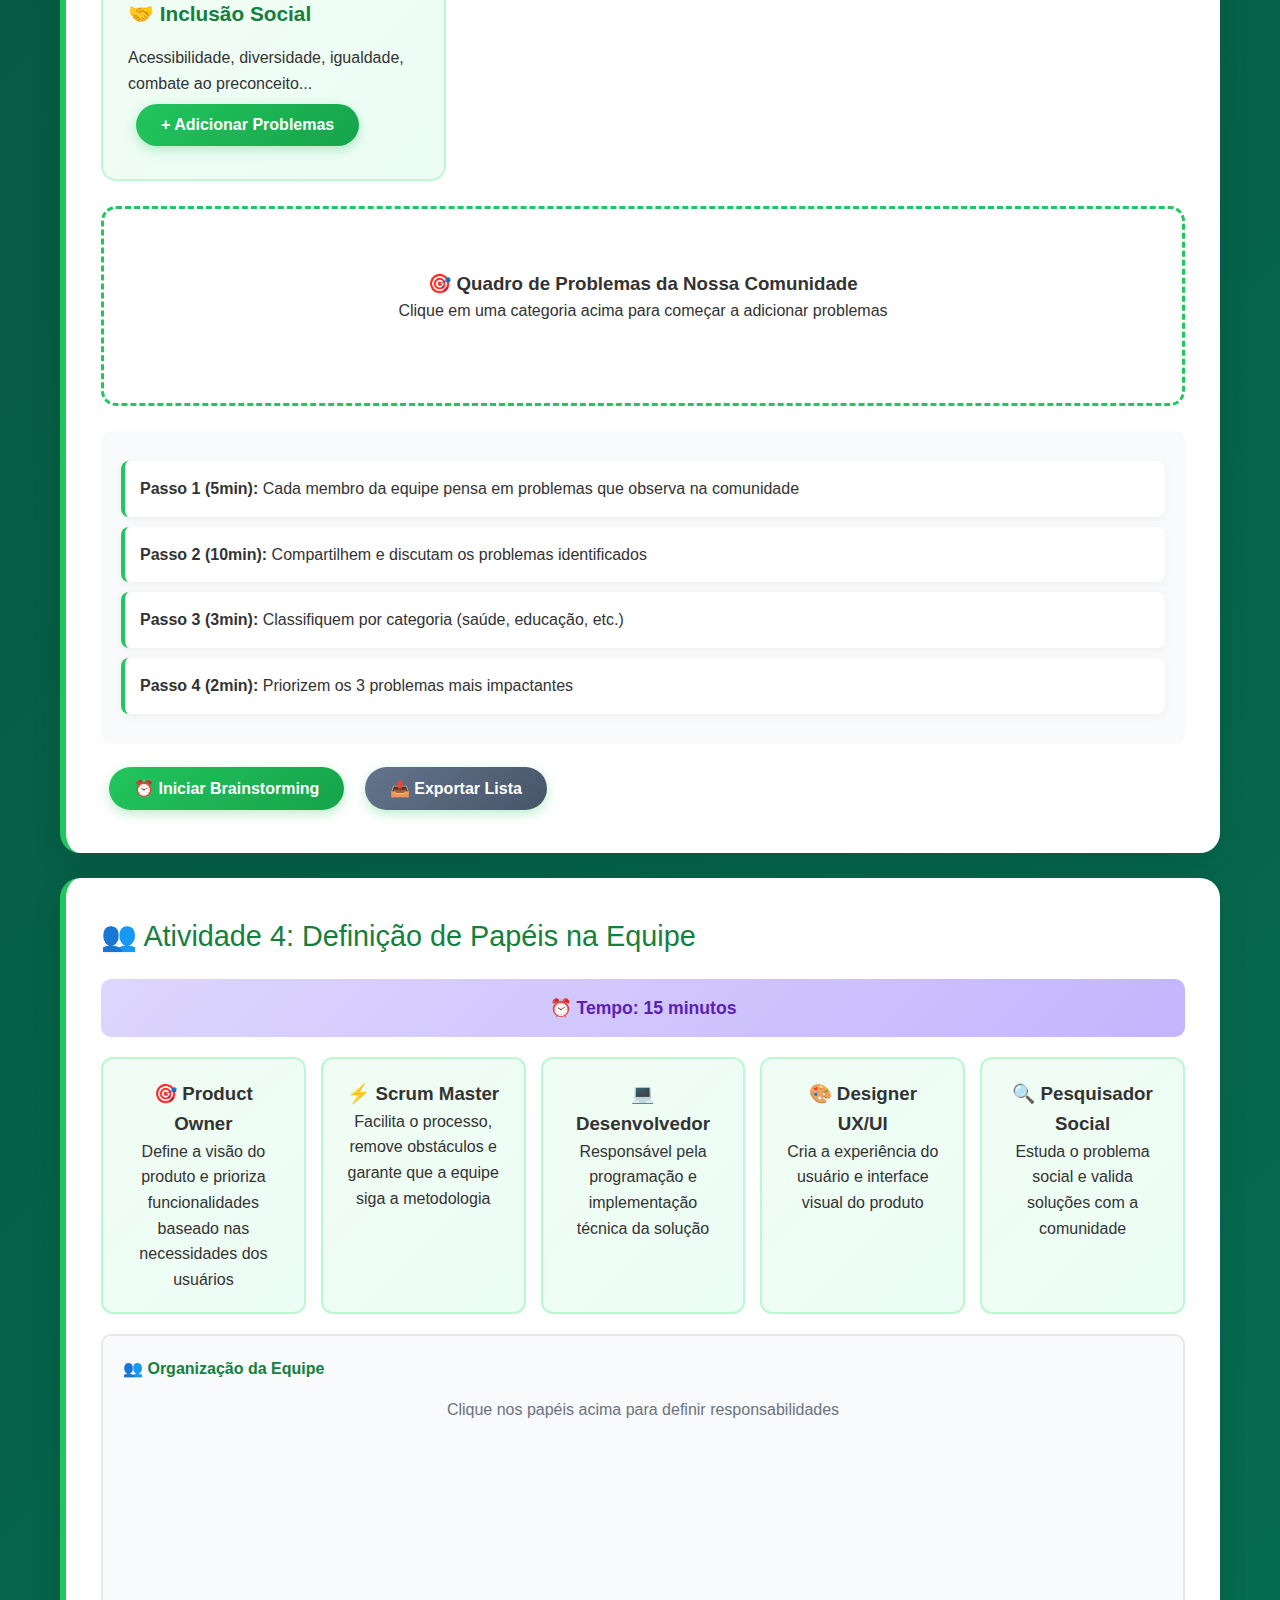
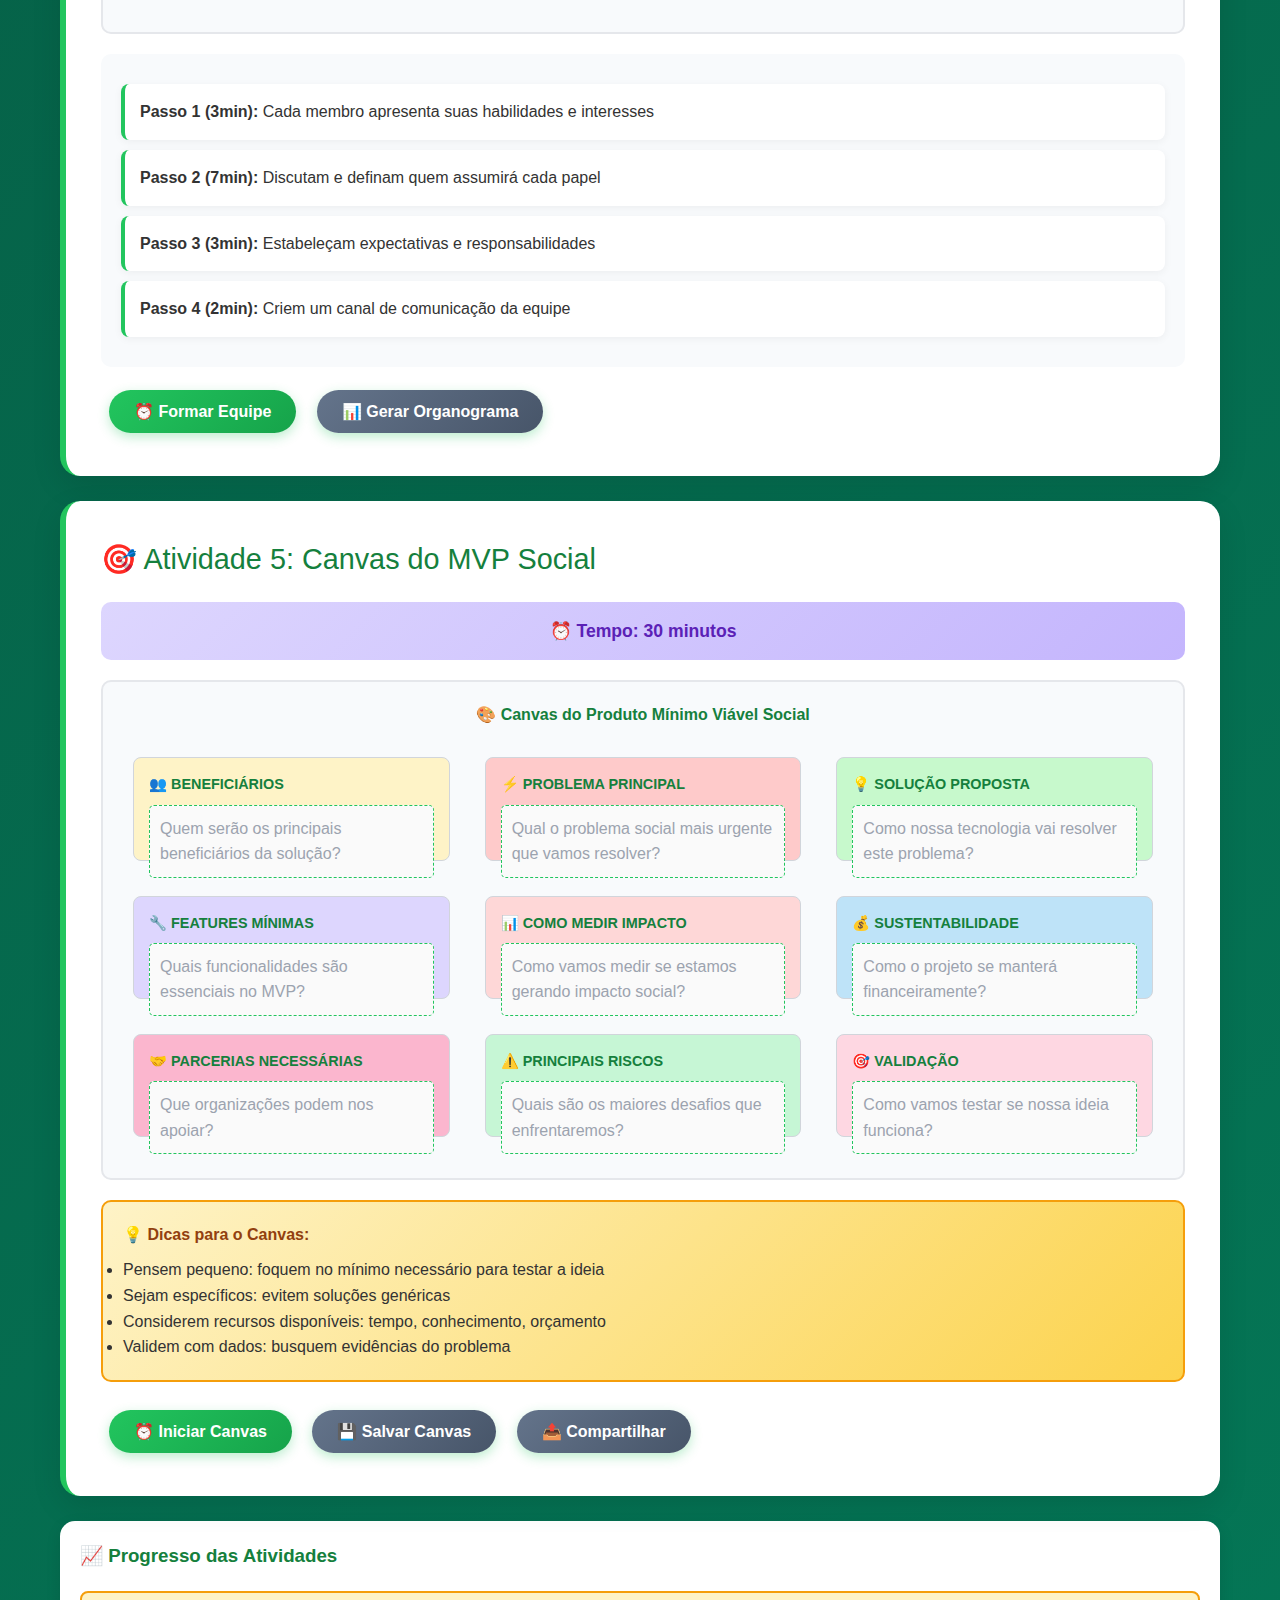
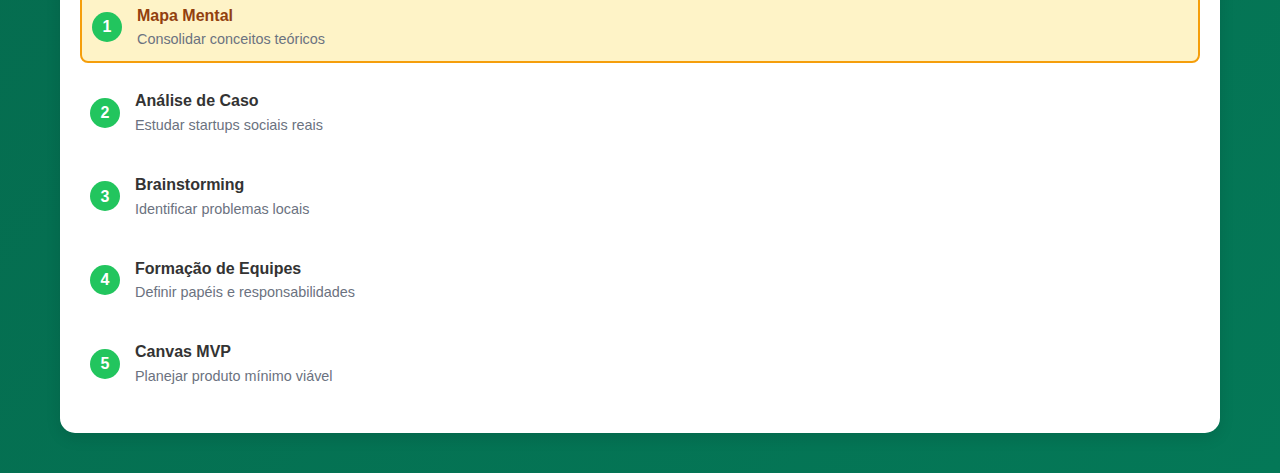
<file: activities/index.html>
<!DOCTYPE html>
<html lang="pt-BR">
  <head>
    <meta charset="UTF-8" />
    <meta name="viewport" content="width=device-width, initial-scale=1.0" />
    <title>Atividades Práticas - Lean Startup Social</title>
    <link rel="stylesheet" href="./style.css" />
  </head>
  <body>
    <div class="container">
      <div class="header">
        <h1>🎯 Atividades Práticas</h1>
        <p style="font-size: 1.2em; color: #6b7280">
          Lean Startup Social - Projeto TechSocial
        </p>
        <p style="margin-top: 10px; color: #9ca3af">
          Transformando teoria em prática com atividades interativas
        </p>
      </div>

      <!-- Atividade 1: Mapa Mental -->
      <div class="activity-section">
        <div class="activity-title">
          🧠 Atividade 1: Mapa Mental Lean Startup
        </div>

        <div class="timer-box">⏰ Tempo: 20 minutos</div>

        <div class="activity-grid">
          <div class="activity-card">
            <h3>🎯 Objetivo</h3>
            <p>
              Consolidar os conceitos aprendidos através de uma representação
              visual organizada dos principais elementos da metodologia Lean
              Startup.
            </p>
          </div>

          <div class="activity-card">
            <h3>👥 Formato</h3>
            <p>
              Duplas de alunos trabalhando colaborativamente para criar um mapa
              mental completo e criativo.
            </p>
          </div>
        </div>

        <div class="materials-needed">
          <h4>📦 Materiais Necessários:</h4>
          <ul>
            <li>Papel A3 ou flipchart</li>
            <li>Canetas coloridas e marcadores</li>
            <li>Post-its coloridos</li>
            <li>Régua (opcional)</li>
          </ul>
        </div>

        <div class="step-list">
          <div class="step-item">
            <strong>Passo 1 (5min):</strong> Coloquem "LEAN STARTUP" no centro
            da folha
          </div>
          <div class="step-item">
            <strong>Passo 2 (10min):</strong> Criem ramificações principais:
            Princípios, Ciclo BML, Conceitos-chave, Benefícios
          </div>
          <div class="step-item">
            <strong>Passo 3 (3min):</strong> Adicionem sub-ramificações com
            detalhes específicos
          </div>
          <div class="step-item">
            <strong>Passo 4 (2min):</strong> Usem cores, símbolos e desenhos
            para tornar visual
          </div>
        </div>

        <div class="evaluation-criteria">
          <h4>📊 Critérios de Avaliação:</h4>
          <ul>
            <li>
              <strong>Completude (40%):</strong> Incluiu todos os conceitos
              principais?
            </li>
            <li>
              <strong>Organização (30%):</strong> Estrutura lógica e clara?
            </li>
            <li>
              <strong>Criatividade (20%):</strong> Uso de cores, símbolos e
              design?
            </li>
            <li>
              <strong>Colaboração (10%):</strong> Trabalho efetivo em dupla?
            </li>
          </ul>
        </div>

        <button class="btn" onclick="startTimer(20, 'mindmap')">
          ⏰ Iniciar Cronômetro
        </button>
        <button class="btn btn-secondary" onclick="showMindMapExample()">
          💡 Ver Exemplo
        </button>
      </div>

      <!-- Atividade 2: Análise de Caso -->
      <div class="activity-section">
        <div class="activity-title">
          🔍 Atividade 2: Análise de Startup Social
        </div>

        <div class="timer-box">
          ⏰ Tempo: 25 minutos (20min análise + 5min apresentação)
        </div>

        <div class="activity-grid">
          <div class="activity-card" onclick="selectCase('gerando-falcoes')">
            <h3>🏠 Gerando Falcões</h3>
            <p>
              Organização que transforma realidades nas favelas através de
              educação, trabalho, cultura e cidadania.
            </p>
            <div
              id="case-gerando"
              style="
                display: none;
                margin-top: 15px;
                padding: 15px;
                background: #f0fdf4;
                border-radius: 8px;
              "
            >
              <strong>Foco:</strong> Desenvolvimento de lideranças comunitárias
              e inclusão social
            </div>
          </div>

          <div class="activity-card" onclick="selectCase('artemisia')">
            <h3>🚀 Artemisia</h3>
            <p>
              Primeira organização no Brasil dedicada ao fomento de negócios de
              impacto social.
            </p>
            <div
              id="case-artemisia"
              style="
                display: none;
                margin-top: 15px;
                padding: 15px;
                background: #f0fdf4;
                border-radius: 8px;
              "
            >
              <strong>Foco:</strong> Aceleração e investimento em negócios de
              impacto
            </div>
          </div>

          <div class="activity-card" onclick="selectCase('bela-gil')">
            <h3>🌱 Bela Gil</h3>
            <p>
              Plataforma de sustentabilidade e alimentação consciente com
              impacto social e ambiental.
            </p>
            <div
              id="case-bela"
              style="
                display: none;
                margin-top: 15px;
                padding: 15px;
                background: #f0fdf4;
                border-radius: 8px;
              "
            >
              <strong>Foco:</strong> Educação alimentar e sustentabilidade
            </div>
          </div>
        </div>

        <div class="step-list">
          <div class="step-item">
            <strong>Passo 1 (5min):</strong> Escolham uma startup e pesquisem
            informações básicas
          </div>
          <div class="step-item">
            <strong>Passo 2 (10min):</strong> Identifiquem como aplicaram
            Build-Measure-Learn
          </div>
          <div class="step-item">
            <strong>Passo 3 (5min):</strong> Analisem o MVP inicial e as
            iterações
          </div>
          <div class="step-item">
            <strong>Passo 4 (5min):</strong> Preparem apresentação de 3 minutos
          </div>
        </div>

        <div class="canvas-area" id="analysisCanvas">
          <h4 style="color: #15803d; margin-bottom: 15px">
            📝 Canvas de Análise
          </h4>
          <div style="display: grid; grid-template-columns: 1fr 1fr; gap: 20px">
            <div class="canvas-section">
              <h5>🎯 Problema Social</h5>
              <div
                class="editable-area"
                contenteditable="true"
                placeholder="Que problema social a startup resolve?"
              ></div>
            </div>
            <div class="canvas-section">
              <h5>💡 Solução Inicial (MVP)</h5>
              <div
                class="editable-area"
                contenteditable="true"
                placeholder="Como começaram? Qual foi o MVP?"
              ></div>
            </div>
            <div class="canvas-section">
              <h5>📊 Como Mediram</h5>
              <div
                class="editable-area"
                contenteditable="true"
                placeholder="Que métricas usaram?"
              ></div>
            </div>
            <div class="canvas-section">
              <h5>🧠 O que Aprenderam</h5>
              <div
                class="editable-area"
                contenteditable="true"
                placeholder="Quais ajustes fizeram?"
              ></div>
            </div>
          </div>
        </div>

        <button class="btn" onclick="startTimer(25, 'analysis')">
          ⏰ Iniciar Análise
        </button>
        <button class="btn btn-secondary" onclick="generateAnalysisReport()">
          📄 Gerar Relatório
        </button>
      </div>

      <!-- Atividade 3: Brainstorming de Problemas -->
      <div class="activity-section">
        <div class="activity-title">
          💡 Atividade 3: Brainstorming de Problemas Sociais
        </div>

        <div class="timer-box">⏰ Tempo: 20 minutos</div>

        <div class="activity-grid">
          <div class="activity-card">
            <h3>🏥 Saúde</h3>
            <p>
              Acesso a serviços, prevenção, saúde mental, informação médica...
            </p>
            <button class="btn" onclick="addProblemCategory('saude')">
              + Adicionar Problemas
            </button>
          </div>

          <div class="activity-card">
            <h3>📚 Educação</h3>
            <p>
              Evasão escolar, alfabetização digital, educação inclusiva, acesso
              ao ensino...
            </p>
            <button class="btn" onclick="addProblemCategory('educacao')">
              + Adicionar Problemas
            </button>
          </div>

          <div class="activity-card">
            <h3>🌍 Meio Ambiente</h3>
            <p>
              Poluição, reciclagem, sustentabilidade, conscientização
              ambiental...
            </p>
            <button class="btn" onclick="addProblemCategory('ambiente')">
              + Adicionar Problemas
            </button>
          </div>

          <div class="activity-card">
            <h3>🤝 Inclusão Social</h3>
            <p>
              Acessibilidade, diversidade, igualdade, combate ao preconceito...
            </p>
            <button class="btn" onclick="addProblemCategory('inclusao')">
              + Adicionar Problemas
            </button>
          </div>
        </div>

        <div class="interactive-canvas" id="problemsCanvas">
          <h3>🎯 Quadro de Problemas da Nossa Comunidade</h3>
          <p>
            Clique em uma categoria acima para começar a adicionar problemas
          </p>
          <div id="problemsList" style="margin-top: 20px; width: 100%"></div>
        </div>

        <div class="step-list">
          <div class="step-item">
            <strong>Passo 1 (5min):</strong> Cada membro da equipe pensa em
            problemas que observa na comunidade
          </div>
          <div class="step-item">
            <strong>Passo 2 (10min):</strong> Compartilhem e discutam os
            problemas identificados
          </div>
          <div class="step-item">
            <strong>Passo 3 (3min):</strong> Classifiquem por categoria (saúde,
            educação, etc.)
          </div>
          <div class="step-item">
            <strong>Passo 4 (2min):</strong> Priorizem os 3 problemas mais
            impactantes
          </div>
        </div>

        <button class="btn" onclick="startTimer(20, 'brainstorm')">
          ⏰ Iniciar Brainstorming
        </button>
        <button class="btn btn-secondary" onclick="exportProblems()">
          📤 Exportar Lista
        </button>
      </div>

      <!-- Atividade 4: Formação de Equipes -->
      <div class="activity-section">
        <div class="activity-title">
          👥 Atividade 4: Definição de Papéis na Equipe
        </div>

        <div class="timer-box">⏰ Tempo: 15 minutos</div>

        <div class="team-roles">
          <div class="role-card" onclick="selectRole('product-owner')">
            <h3>🎯 Product Owner</h3>
            <p>
              Define a visão do produto e prioriza funcionalidades baseado nas
              necessidades dos usuários
            </p>
          </div>

          <div class="role-card" onclick="selectRole('scrum-master')">
            <h3>⚡ Scrum Master</h3>
            <p>
              Facilita o processo, remove obstáculos e garante que a equipe siga
              a metodologia
            </p>
          </div>

          <div class="role-card" onclick="selectRole('developer')">
            <h3>💻 Desenvolvedor</h3>
            <p>
              Responsável pela programação e implementação técnica da solução
            </p>
          </div>

          <div class="role-card" onclick="selectRole('designer')">
            <h3>🎨 Designer UX/UI</h3>
            <p>Cria a experiência do usuário e interface visual do produto</p>
          </div>

          <div class="role-card" onclick="selectRole('researcher')">
            <h3>🔍 Pesquisador Social</h3>
            <p>Estuda o problema social e valida soluções com a comunidade</p>
          </div>
        </div>

        <div class="canvas-area" id="teamCanvas">
          <h4 style="color: #15803d; margin-bottom: 15px">
            👥 Organização da Equipe
          </h4>
          <div id="teamMembers">
            <p style="color: #6b7280; text-align: center">
              Clique nos papéis acima para definir responsabilidades
            </p>
          </div>
        </div>

        <div class="step-list">
          <div class="step-item">
            <strong>Passo 1 (3min):</strong> Cada membro apresenta suas
            habilidades e interesses
          </div>
          <div class="step-item">
            <strong>Passo 2 (7min):</strong> Discutam e definam quem assumirá
            cada papel
          </div>
          <div class="step-item">
            <strong>Passo 3 (3min):</strong> Estabeleçam expectativas e
            responsabilidades
          </div>
          <div class="step-item">
            <strong>Passo 4 (2min):</strong> Criem um canal de comunicação da
            equipe
          </div>
        </div>

        <button class="btn" onclick="startTimer(15, 'team')">
          ⏰ Formar Equipe
        </button>
        <button class="btn btn-secondary" onclick="generateTeamChart()">
          📊 Gerar Organograma
        </button>
      </div>

      <!-- Atividade 5: Canvas MVP Social -->
      <div class="activity-section">
        <div class="activity-title">🎯 Atividade 5: Canvas do MVP Social</div>

        <div class="timer-box">⏰ Tempo: 30 minutos</div>

        <div class="canvas-area" style="min-height: 500px">
          <h4 style="color: #15803d; margin-bottom: 20px; text-align: center">
            🎨 Canvas do Produto Mínimo Viável Social
          </h4>

          <div
            style="
              display: grid;
              grid-template-columns: 1fr 1fr 1fr;
              gap: 15px;
              height: 400px;
            "
          >
            <div class="canvas-section" style="background: #fef3c7">
              <h5>👥 Beneficiários</h5>
              <div
                class="editable-area"
                contenteditable="true"
                placeholder="Quem serão os principais beneficiários da solução?"
              ></div>
            </div>

            <div class="canvas-section" style="background: #fecaca">
              <h5>⚡ Problema Principal</h5>
              <div
                class="editable-area"
                contenteditable="true"
                placeholder="Qual o problema social mais urgente que vamos resolver?"
              ></div>
            </div>

            <div class="canvas-section" style="background: #c7f9cc">
              <h5>💡 Solução Proposta</h5>
              <div
                class="editable-area"
                contenteditable="true"
                placeholder="Como nossa tecnologia vai resolver este problema?"
              ></div>
            </div>

            <div class="canvas-section" style="background: #ddd6fe">
              <h5>🔧 Features Mínimas</h5>
              <div
                class="editable-area"
                contenteditable="true"
                placeholder="Quais funcionalidades são essenciais no MVP?"
              ></div>
            </div>

            <div class="canvas-section" style="background: #fed7d7">
              <h5>📊 Como Medir Impacto</h5>
              <div
                class="editable-area"
                contenteditable="true"
                placeholder="Como vamos medir se estamos gerando impacto social?"
              ></div>
            </div>

            <div class="canvas-section" style="background: #bee3f8">
              <h5>💰 Sustentabilidade</h5>
              <div
                class="editable-area"
                contenteditable="true"
                placeholder="Como o projeto se manterá financeiramente?"
              ></div>
            </div>

            <div class="canvas-section" style="background: #fbb6ce">
              <h5>🤝 Parcerias Necessárias</h5>
              <div
                class="editable-area"
                contenteditable="true"
                placeholder="Que organizações podem nos apoiar?"
              ></div>
            </div>

            <div class="canvas-section" style="background: #c6f6d5">
              <h5>⚠️ Principais Riscos</h5>
              <div
                class="editable-area"
                contenteditable="true"
                placeholder="Quais são os maiores desafios que enfrentaremos?"
              ></div>
            </div>

            <div class="canvas-section" style="background: #fed7e2">
              <h5>🎯 Validação</h5>
              <div
                class="editable-area"
                contenteditable="true"
                placeholder="Como vamos testar se nossa ideia funciona?"
              ></div>
            </div>
          </div>
        </div>

        <div class="materials-needed">
          <h4>💡 Dicas para o Canvas:</h4>
          <ul>
            <li>
              Pensem pequeno: foquem no mínimo necessário para testar a ideia
            </li>
            <li>Sejam específicos: evitem soluções genéricas</li>
            <li>
              Considerem recursos disponíveis: tempo, conhecimento, orçamento
            </li>
            <li>Validem com dados: busquem evidências do problema</li>
          </ul>
        </div>

        <button class="btn" onclick="startTimer(30, 'canvas')">
          ⏰ Iniciar Canvas
        </button>
        <button class="btn btn-secondary" onclick="saveCanvas()">
          💾 Salvar Canvas
        </button>
        <button class="btn btn-secondary" onclick="shareCanvas()">
          📤 Compartilhar
        </button>
      </div>

      <!-- Progress Tracker -->
      <div class="progress-tracker">
        <h3 style="color: #15803d; margin-bottom: 20px">
          📈 Progresso das Atividades
        </h3>
        <div id="progressSteps">
          <div class="progress-step current" id="step1">
            <div class="step-number">1</div>
            <div>
              <strong>Mapa Mental</strong>
              <div style="font-size: 0.9em; color: #6b7280">
                Consolidar conceitos teóricos
              </div>
            </div>
          </div>
          <div class="progress-step" id="step2">
            <div class="step-number">2</div>
            <div>
              <strong>Análise de Caso</strong>
              <div style="font-size: 0.9em; color: #6b7280">
                Estudar startups sociais reais
              </div>
            </div>
          </div>
          <div class="progress-step" id="step3">
            <div class="step-number">3</div>
            <div>
              <strong>Brainstorming</strong>
              <div style="font-size: 0.9em; color: #6b7280">
                Identificar problemas locais
              </div>
            </div>
          </div>
          <div class="progress-step" id="step4">
            <div class="step-number">4</div>
            <div>
              <strong>Formação de Equipes</strong>
              <div style="font-size: 0.9em; color: #6b7280">
                Definir papéis e responsabilidades
              </div>
            </div>
          </div>
          <div class="progress-step" id="step5">
            <div class="step-number">5</div>
            <div>
              <strong>Canvas MVP</strong>
              <div style="font-size: 0.9em; color: #6b7280">
                Planejar produto mínimo viável
              </div>
            </div>
          </div>
        </div>
      </div>
    </div>

    <script src="./script.js"></script>
  </body>
</html>
</file>
<file: style.css>
* {
	margin: 0;
	padding: 0;
	box-sizing: border-box;
}

body {
	font-family: "Arial", sans-serif;
	background: linear-gradient(135deg, #1e3c72 0%, #2a5298 100%);
	color: #333;
	overflow-x: hidden;
}

.container {
	max-width: 1200px;
	margin: 0 auto;
	padding: 20px;
}

.slide {
	background: white;
	border-radius: 20px;
	padding: 40px;
	margin: 20px 0;
	box-shadow: 0 15px 35px rgba(0, 0, 0, 0.1);
	transition: all 0.5s ease;
	position: relative;
	overflow: hidden;
}

.slide::before {
	content: "";
	position: absolute;
	top: 0;
	left: 0;
	right: 0;
	height: 6px;
	background: linear-gradient(90deg, #22c55e, #16a34a, #15803d);
}

.slide:hover {
	transform: translateY(-10px);
	box-shadow: 0 25px 50px rgba(0, 0, 0, 0.15);
}

h1 {
	font-size: 3em;
	color: #15803d;
	text-align: center;
	margin-bottom: 30px;
	text-shadow: 2px 2px 4px rgba(0, 0, 0, 0.1);
}

h2 {
	font-size: 2.2em;
	color: #16a34a;
	margin-bottom: 25px;
	border-left: 5px solid #22c55e;
	padding-left: 20px;
}

h3 {
	font-size: 1.5em;
	color: #15803d;
	margin: 20px 0 15px 0;
}

.intro-section {
	background: linear-gradient(135deg, #f0fdf4, #dcfce7);
	border: 2px solid #bbf7d0;
}

.concept-grid {
	display: grid;
	grid-template-columns: repeat(auto-fit, minmax(300px, 1fr));
	gap: 25px;
	margin: 30px 0;
}

.concept-card {
	background: linear-gradient(135deg, #f0fdf4, #ecfdf5);
	border: 2px solid #bbf7d0;
	border-radius: 15px;
	padding: 25px;
	transition: all 0.3s ease;
	position: relative;
	overflow: hidden;
}

.concept-card::before {
	content: "";
	position: absolute;
	top: -50%;
	left: -50%;
	width: 200%;
	height: 200%;
	background: radial-gradient(
		circle,
		rgba(34, 197, 94, 0.1) 0%,
		transparent 70%
	);
	transform: scale(0);
	transition: transform 0.6s ease;
}

.concept-card:hover::before {
	transform: scale(1);
}

.concept-card:hover {
	transform: translateY(-8px);
	box-shadow: 0 20px 40px rgba(34, 197, 94, 0.2);
	border-color: #22c55e;
}

.cycle-container {
	display: flex;
	justify-content: center;
	align-items: center;
	margin: 40px 0;
	position: relative;
}

.cycle-step {
	background: linear-gradient(135deg, #22c55e, #16a34a);
	color: white;
	border-radius: 50%;
	width: 150px;
	height: 150px;
	display: flex;
	flex-direction: column;
	justify-content: center;
	align-items: center;
	margin: 0 20px;
	font-weight: bold;
	font-size: 1.1em;
	text-align: center;
	box-shadow: 0 10px 25px rgba(34, 197, 94, 0.3);
	transition: all 0.4s ease;
	cursor: pointer;
	position: relative;
}

.cycle-step:hover {
	transform: scale(1.1) rotate(5deg);
	box-shadow: 0 15px 35px rgba(34, 197, 94, 0.4);
}

.arrow {
	font-size: 2em;
	color: #22c55e;
	margin: 0 10px;
	animation: pulse 2s infinite;
}

@keyframes pulse {
	0%,
	100% {
		opacity: 1;
	}
	50% {
		opacity: 0.5;
	}
}

.interactive-quiz {
	background: linear-gradient(135deg, #f0fdf4, #ecfdf5);
	border: 3px solid #22c55e;
	border-radius: 20px;
	padding: 30px;
	margin: 30px 0;
}

.quiz-question {
	background: white;
	border-radius: 15px;
	padding: 25px;
	margin: 20px 0;
	border-left: 5px solid #22c55e;
	box-shadow: 0 5px 15px rgba(0, 0, 0, 0.05);
}

.quiz-options {
	display: grid;
	gap: 10px;
	margin: 20px 0;
}

.quiz-option {
	background: #f8fafc;
	border: 2px solid #e2e8f0;
	border-radius: 10px;
	padding: 15px;
	cursor: pointer;
	transition: all 0.3s ease;
	position: relative;
}

.quiz-option:hover {
	background: #f0fdf4;
	border-color: #22c55e;
	transform: translateX(10px);
}

.quiz-option.correct {
	background: #dcfce7;
	border-color: #22c55e;
	color: #166534;
}

.quiz-option.incorrect {
	background: #fef2f2;
	border-color: #f87171;
	color: #dc2626;
}

.examples-section {
	background: linear-gradient(135deg, #ecfdf5, #f0fdf4);
	border-radius: 20px;
	padding: 30px;
	margin: 30px 0;
}

.example-card {
	background: white;
	border-radius: 15px;
	padding: 25px;
	margin: 20px 0;
	border-left: 5px solid #22c55e;
	box-shadow: 0 8px 20px rgba(0, 0, 0, 0.08);
	transition: all 0.3s ease;
}

.example-card:hover {
	transform: translateY(-5px);
	box-shadow: 0 15px 30px rgba(34, 197, 94, 0.15);
}

.btn {
	background: linear-gradient(135deg, #22c55e, #16a34a);
	color: white;
	border: none;
	border-radius: 25px;
	padding: 15px 30px;
	font-size: 1.1em;
	font-weight: bold;
	cursor: pointer;
	transition: all 0.3s ease;
	margin: 10px;
	box-shadow: 0 5px 15px rgba(34, 197, 94, 0.3);
}

.btn:hover {
	transform: translateY(-3px);
	box-shadow: 0 10px 25px rgba(34, 197, 94, 0.4);
	background: linear-gradient(135deg, #16a34a, #15803d);
}

.highlight {
	background: linear-gradient(120deg, #fef3c7, #fcd34d);
	padding: 3px 8px;
	border-radius: 5px;
	font-weight: bold;
	color: #92400e;
}

.progress-bar {
	height: 8px;
	background: #e5e7eb;
	border-radius: 10px;
	width: 96%;
	overflow: hidden;
	margin: 10px calc(2%) 0 calc(2%);
	position: fixed;
	z-index: 1;
}

.progress-fill {
	height: 100%;
	background: linear-gradient(90deg, #22c55e, #16a34a);
	width: 0%;
	transition: width 0.5s ease;
}

.interactive-element {
	cursor: pointer;
	transition: all 0.3s ease;
}

.interactive-element:hover {
	transform: scale(1.05);
}

@media (max-width: 768px) {
	.cycle-container {
		flex-direction: column;
	}

	.cycle-step {
		margin: 15px 0;
	}

	.arrow {
		transform: rotate(90deg);
	}

	h1 {
		font-size: 2em;
	}

	.slide {
		padding: 25px;
	}
}

.floating-icon {
	position: fixed;
	bottom: 30px;
	right: 30px;
	background: linear-gradient(135deg, #22c55e, #16a34a);
	color: white;
	border-radius: 50%;
	width: 60px;
	height: 60px;
	display: flex;
	justify-content: center;
	align-items: center;
	font-size: 1.5em;
	cursor: pointer;
	box-shadow: 0 8px 25px rgba(34, 197, 94, 0.3);
	transition: all 0.3s ease;
	z-index: 1000;
}

.floating-icon:hover {
	transform: scale(1.1);
	box-shadow: 0 12px 35px rgba(34, 197, 94, 0.4);
}
</file>
<file: activities/style.css>
* {
	margin: 0;
	padding: 0;
	box-sizing: border-box;
}

body {
	font-family: "Arial", sans-serif;
	background: linear-gradient(135deg, #064e3b 0%, #065f46 50%, #047857 100%);
	color: #333;
	line-height: 1.6;
}

.container {
	max-width: 1200px;
	margin: 0 auto;
	padding: 20px;
}

.header {
	background: white;
	border-radius: 20px;
	padding: 40px;
	margin-bottom: 30px;
	text-align: center;
	box-shadow: 0 15px 35px rgba(0, 0, 0, 0.1);
	position: relative;
	overflow: hidden;
}

.header::before {
	content: "";
	position: absolute;
	top: 0;
	left: 0;
	right: 0;
	height: 6px;
	background: linear-gradient(90deg, #22c55e, #16a34a, #15803d);
}

.header h1 {
	font-size: 2.5em;
	color: #15803d;
	margin-bottom: 15px;
}

.activity-section {
	background: white;
	border-radius: 20px;
	padding: 35px;
	margin: 25px 0;
	box-shadow: 0 10px 30px rgba(0, 0, 0, 0.1);
	position: relative;
	border-left: 6px solid #22c55e;
}

.activity-title {
	font-size: 1.8em;
	color: #15803d;
	margin-bottom: 20px;
	display: flex;
	align-items: center;
	gap: 10px;
}

.activity-grid {
	display: grid;
	grid-template-columns: repeat(auto-fit, minmax(300px, 1fr));
	gap: 25px;
	margin: 25px 0;
}

.activity-card {
	background: linear-gradient(135deg, #f0fdf4, #ecfdf5);
	border: 2px solid #bbf7d0;
	border-radius: 15px;
	padding: 25px;
	transition: all 0.3s ease;
	cursor: pointer;
}

.activity-card:hover {
	transform: translateY(-8px);
	box-shadow: 0 15px 30px rgba(34, 197, 94, 0.2);
	border-color: #22c55e;
}

.activity-card h3 {
	color: #15803d;
	margin-bottom: 15px;
	font-size: 1.3em;
}

.step-list {
	background: #f8fafc;
	border-radius: 10px;
	padding: 20px;
	margin: 15px 0;
}

.step-item {
	background: white;
	border-radius: 8px;
	padding: 15px;
	margin: 10px 0;
	border-left: 4px solid #22c55e;
	box-shadow: 0 2px 8px rgba(0, 0, 0, 0.05);
}

.materials-needed {
	background: linear-gradient(135deg, #fef3c7, #fcd34d);
	border-radius: 10px;
	padding: 20px;
	margin: 20px 0;
	border: 2px solid #f59e0b;
}

.materials-needed h4 {
	color: #92400e;
	margin-bottom: 10px;
}

.timer-box {
	background: linear-gradient(135deg, #ddd6fe, #c4b5fd);
	border-radius: 10px;
	padding: 15px;
	text-align: center;
	margin: 15px 0;
	color: #5b21b6;
	font-weight: bold;
	font-size: 1.1em;
}

.evaluation-criteria {
	background: linear-gradient(135deg, #fee2e2, #fecaca);
	border-radius: 10px;
	padding: 20px;
	margin: 20px 0;
	border: 2px solid #f87171;
}

.evaluation-criteria h4 {
	color: #dc2626;
	margin-bottom: 10px;
}

.interactive-canvas {
	background: white;
	border: 3px dashed #22c55e;
	border-radius: 15px;
	padding: 30px;
	margin: 25px 0;
	text-align: center;
	min-height: 200px;
	display: flex;
	flex-direction: column;
	justify-content: center;
	align-items: center;
	transition: all 0.3s ease;
}

.interactive-canvas:hover {
	background: #f0fdf4;
	border-color: #16a34a;
}

.btn {
	background: linear-gradient(135deg, #22c55e, #16a34a);
	color: white;
	border: none;
	border-radius: 25px;
	padding: 12px 25px;
	font-size: 1em;
	font-weight: bold;
	cursor: pointer;
	transition: all 0.3s ease;
	margin: 8px;
	box-shadow: 0 4px 12px rgba(34, 197, 94, 0.3);
}

.btn:hover {
	transform: translateY(-2px);
	box-shadow: 0 8px 20px rgba(34, 197, 94, 0.4);
}

.btn-secondary {
	background: linear-gradient(135deg, #64748b, #475569);
}

.problem-card {
	background: white;
	border: 2px solid #e5e7eb;
	border-radius: 12px;
	padding: 20px;
	margin: 15px 0;
	cursor: pointer;
	transition: all 0.3s ease;
}

.problem-card:hover {
	border-color: #22c55e;
	box-shadow: 0 8px 20px rgba(34, 197, 94, 0.15);
}

.problem-card.selected {
	border-color: #22c55e;
	background: #f0fdf4;
}

.canvas-area {
	background: #f8fafc;
	border: 2px solid #e5e7eb;
	border-radius: 10px;
	padding: 20px;
	margin: 20px 0;
	min-height: 300px;
}

.canvas-section {
	background: white;
	border: 1px solid #d1d5db;
	border-radius: 8px;
	padding: 15px;
	margin: 10px;
	min-height: 80px;
	position: relative;
}

.canvas-section h5 {
	color: #15803d;
	font-size: 0.9em;
	margin-bottom: 8px;
	text-transform: uppercase;
	font-weight: bold;
}

.editable-area {
	border: 1px dashed #22c55e;
	border-radius: 5px;
	padding: 10px;
	min-height: 50px;
	background: #fafafa;
	cursor: text;
}

.progress-tracker {
	background: white;
	border-radius: 15px;
	padding: 20px;
	margin: 20px 0;
	box-shadow: 0 5px 15px rgba(0, 0, 0, 0.1);
}

.progress-step {
	display: flex;
	align-items: center;
	margin: 15px 0;
	padding: 10px;
	border-radius: 8px;
	transition: all 0.3s ease;
}

.progress-step.completed {
	background: #dcfce7;
	color: #166534;
}

.progress-step.current {
	background: #fef3c7;
	color: #92400e;
	border: 2px solid #f59e0b;
}

.step-number {
	background: #22c55e;
	color: white;
	border-radius: 50%;
	width: 30px;
	height: 30px;
	display: flex;
	justify-content: center;
	align-items: center;
	margin-right: 15px;
	font-weight: bold;
}

.team-roles {
	display: grid;
	grid-template-columns: repeat(auto-fit, minmax(200px, 1fr));
	gap: 15px;
	margin: 20px 0;
}

.role-card {
	background: linear-gradient(135deg, #f0fdf4, #ecfdf5);
	border: 2px solid #bbf7d0;
	border-radius: 12px;
	padding: 20px;
	text-align: center;
	transition: all 0.3s ease;
	cursor: pointer;
}

.role-card:hover {
	transform: scale(1.05);
	border-color: #22c55e;
}

.role-card.selected {
	background: linear-gradient(135deg, #22c55e, #16a34a);
	color: white;
}

@media (max-width: 768px) {
	.activity-grid {
		grid-template-columns: 1fr;
	}

	.container {
		padding: 15px;
	}

	.activity-section {
		padding: 25px;
	}
}
</file>
